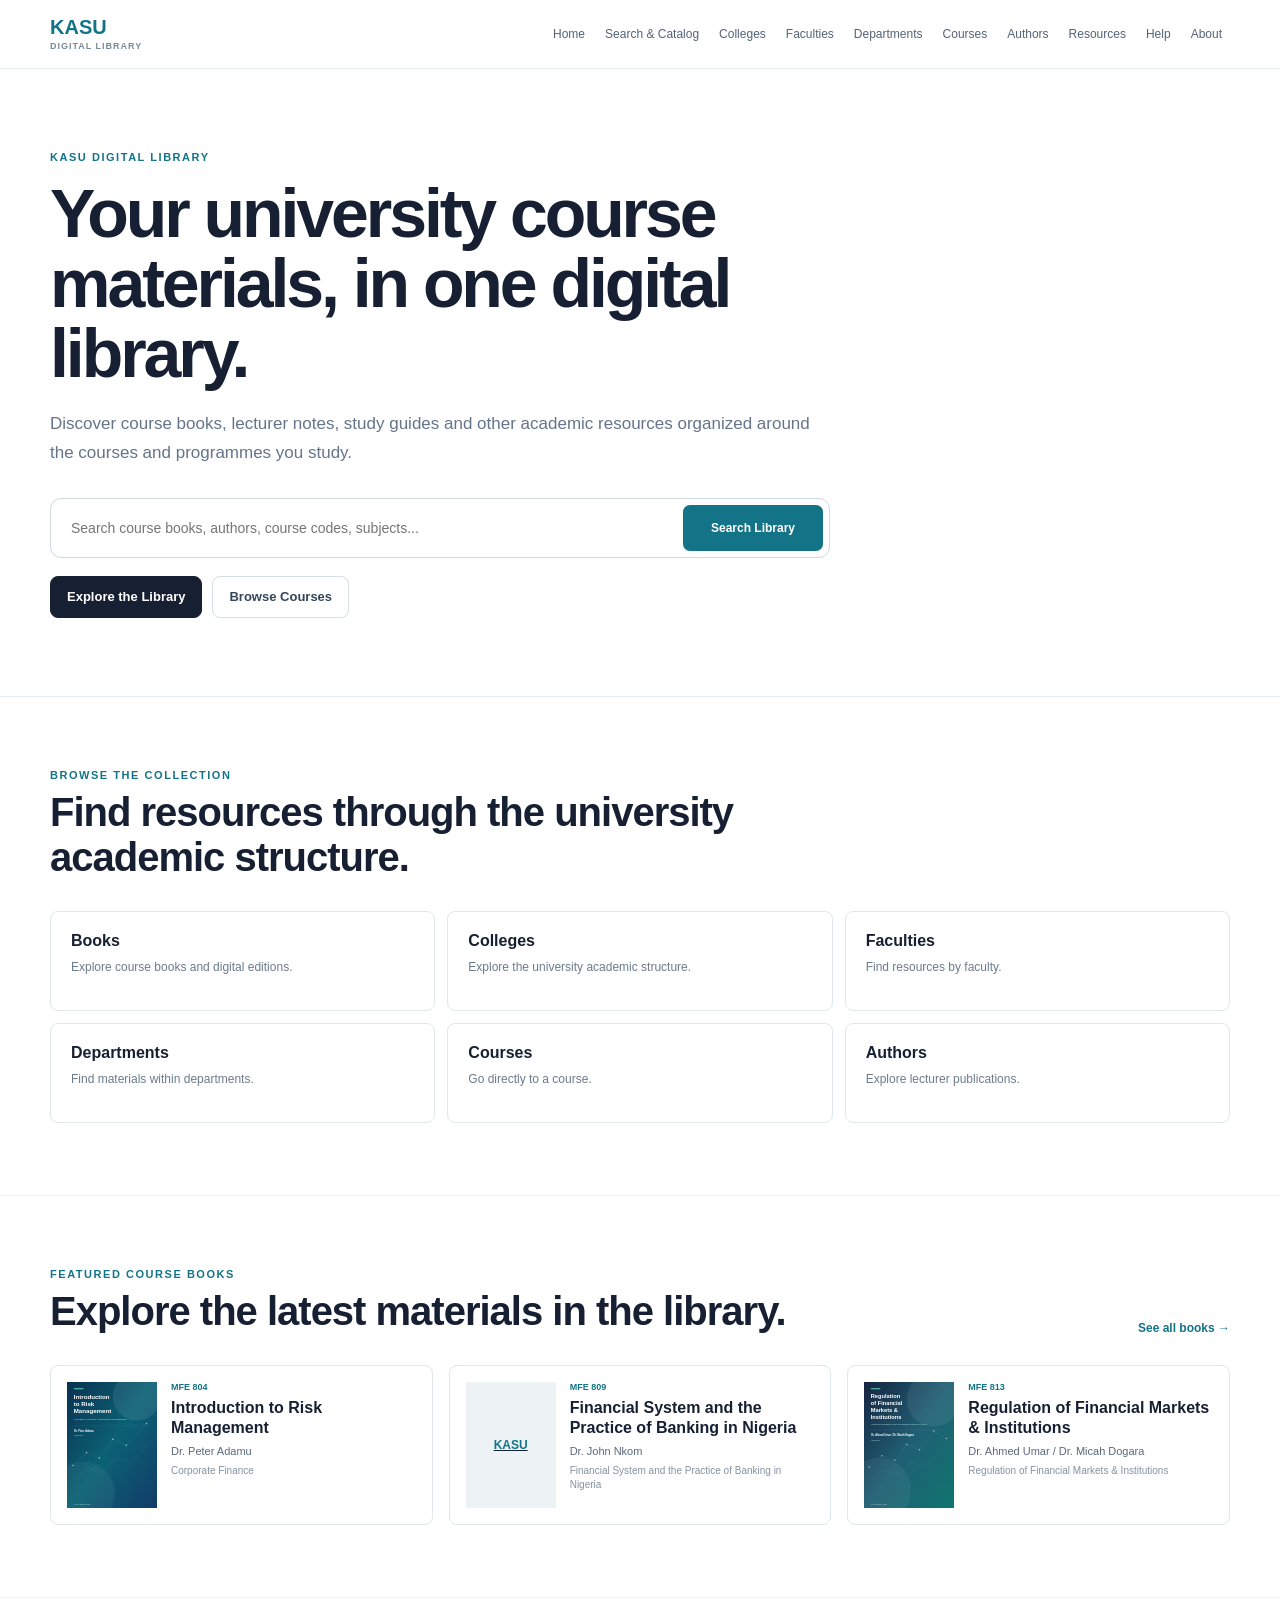
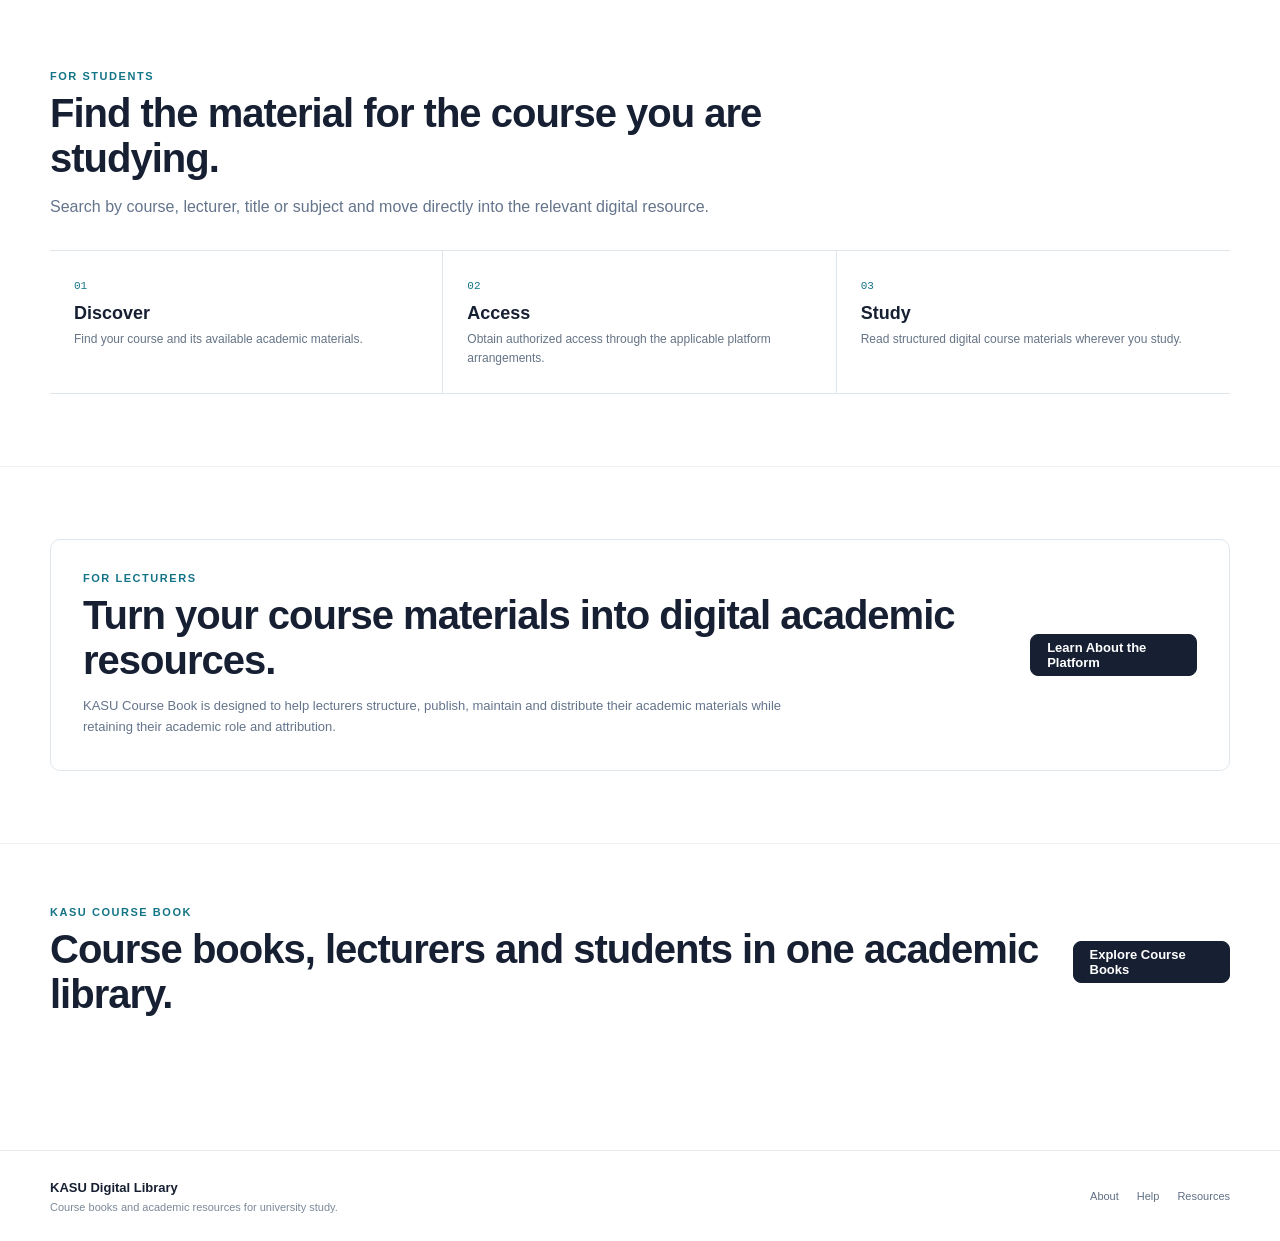
<file: index.html>
<!DOCTYPE html>
<html lang='en'>
<head>
  <meta charset='UTF-8'>
  <meta name='viewport' content='width=device-width, initial-scale=1.0'>
  <title>KASU Digital Library</title>
  <meta name='description' content='KASU Digital Library for course books and academic resources.'>
  <link rel='stylesheet' href='css/site-modules.css'>
</head>
<body>

  <div id='site-header'></div>

  <main>
    <div id='home-page'></div>
  </main>

  <div id='site-footer'></div>

  <script src='data/library.js'></script>
  <script src='data/books.js'></script>
  <script src='data/courses.js'></script>
  <script src='data/authors.js'></script>
  <script src='components/layout/header.js'></script>
  <script src='components/pages/home-page.js'></script>
  <script src='components/layout/footer.js'></script>

</body>
</html>
</file>
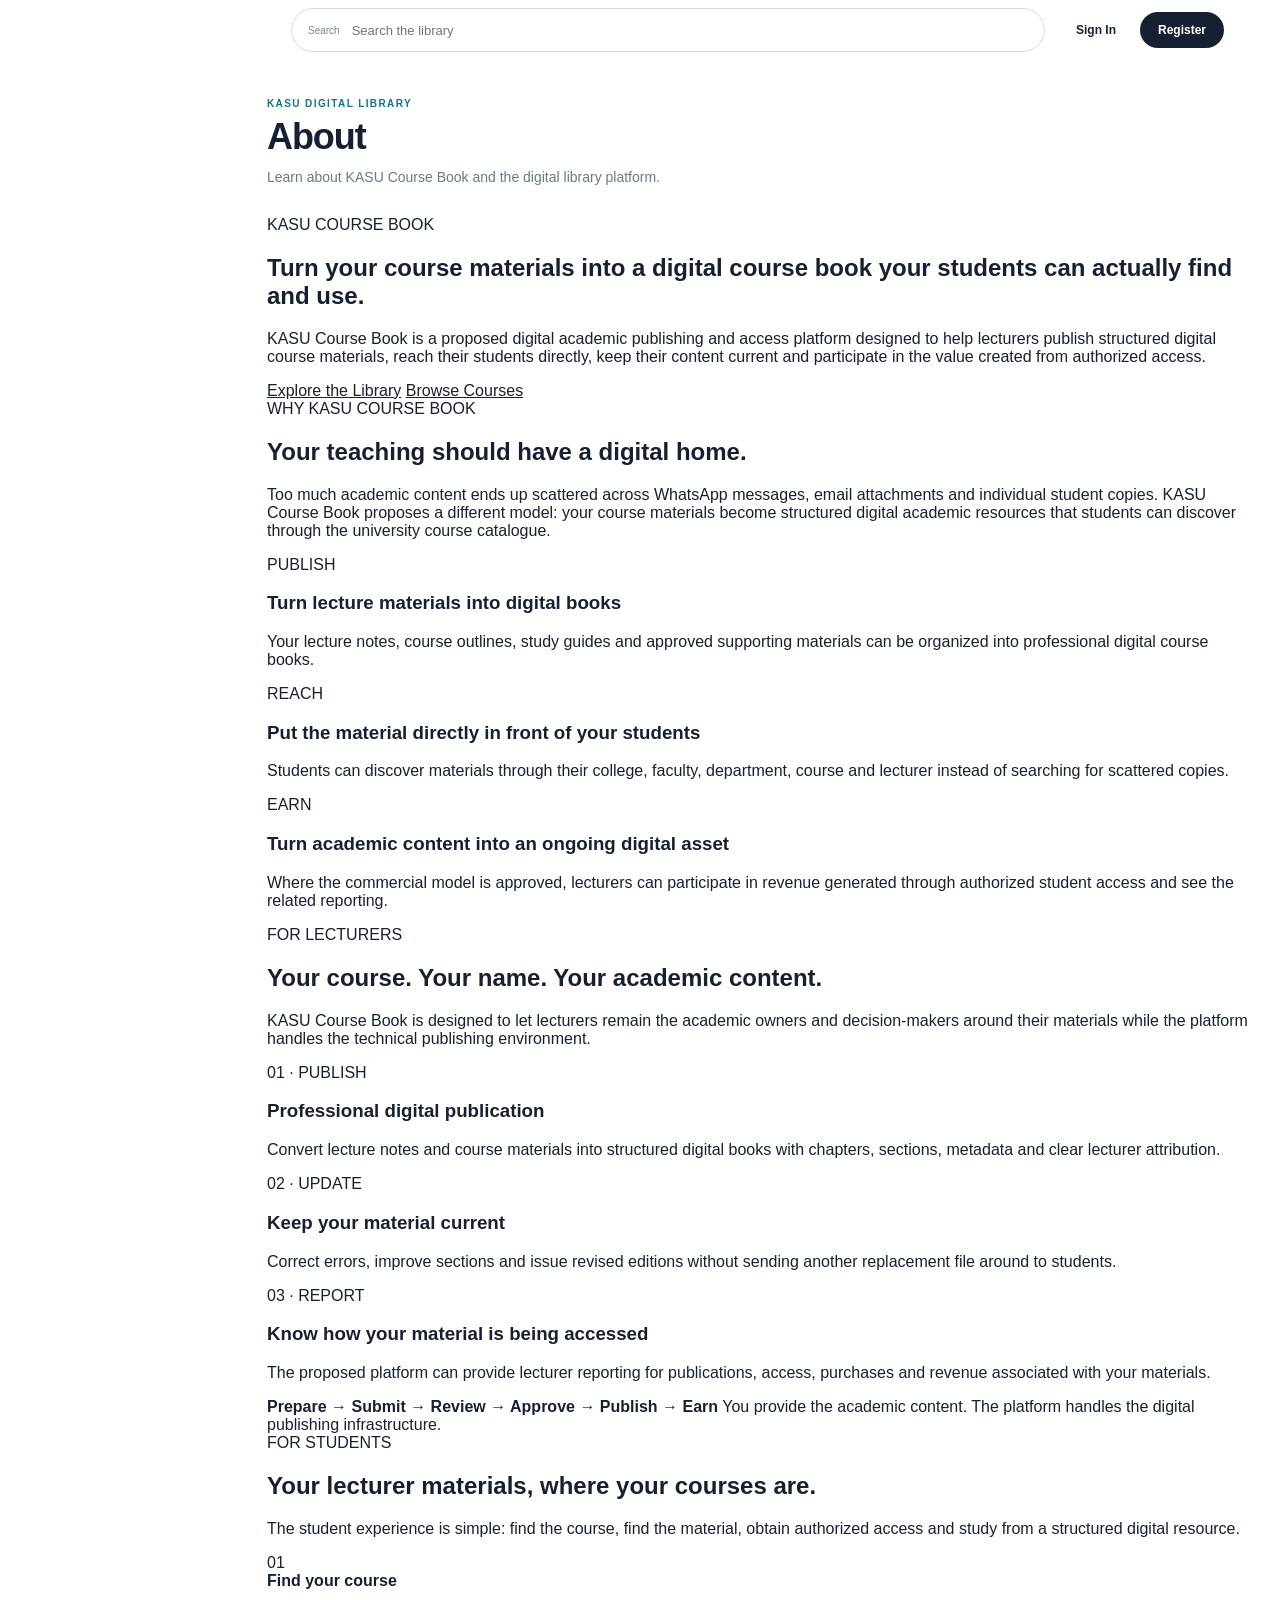
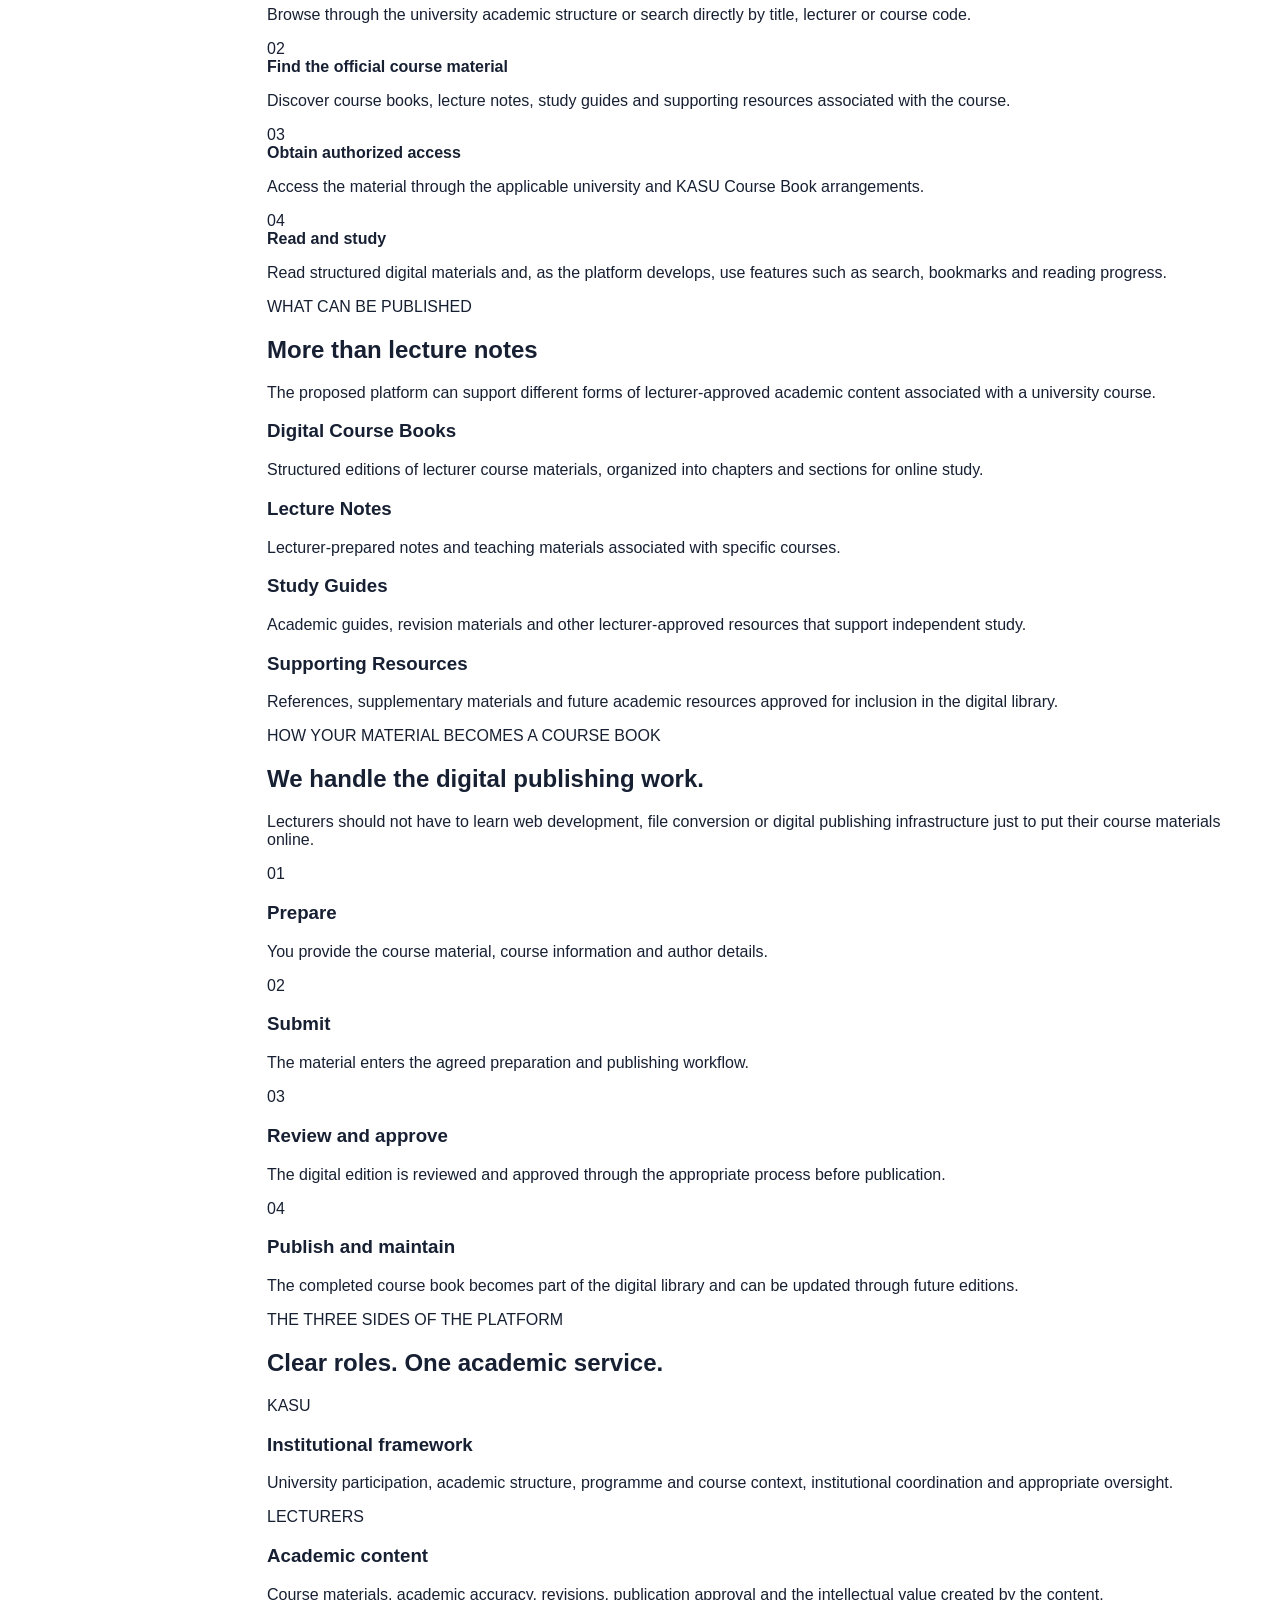
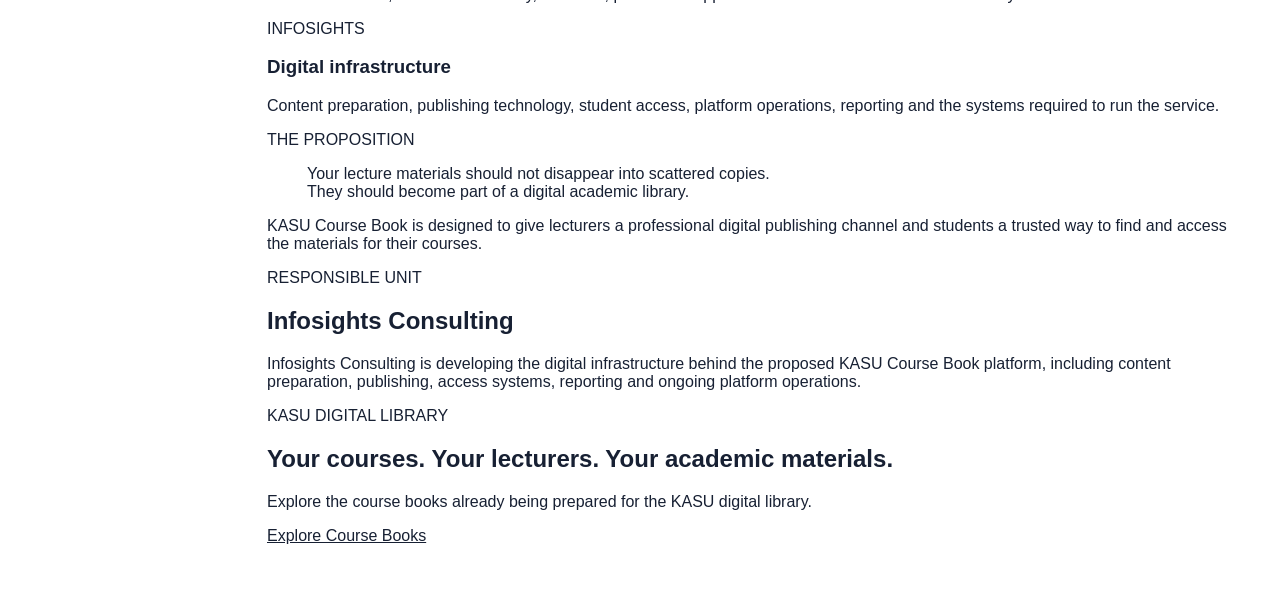
<file: about.html>
<!DOCTYPE html>
<html lang='en'>
<head>
  <meta charset='UTF-8'>
  <meta name='viewport' content='width=device-width, initial-scale=1.0'>
  <title>About | KASU Digital Library</title>
  <meta name='description' content='Learn about KASU Course Book and the digital library platform.'>
  <link rel='stylesheet' href='css/site-modules.css'>
</head>
<body>

<div class='library-shell'>

  <div id='site-sidebar' data-variant='library' data-active='About'></div>

  <main class='library-main'>
    <div id='site-topbar' data-placeholder='Search the library'></div>
    <div class='library-page-content'>
      <div class='library-page-heading'>        <div class='eyebrow'>KASU DIGITAL LIBRARY</div>        <h1>About</h1>        <p>Learn about KASU Course Book and the digital library platform.</p>      </div>
      <div id='about-page'></div>
    </div>
  </main>

</div>

  <script src='data/library.js'></script>
  <script src='data/navigation.js'></script>
  <script src='components/layout/sidebar.js'></script>
  <script src='components/layout/topbar.js'></script>
  <script src='components/pages/about-page.js'></script>

</body>
</html>
</file>
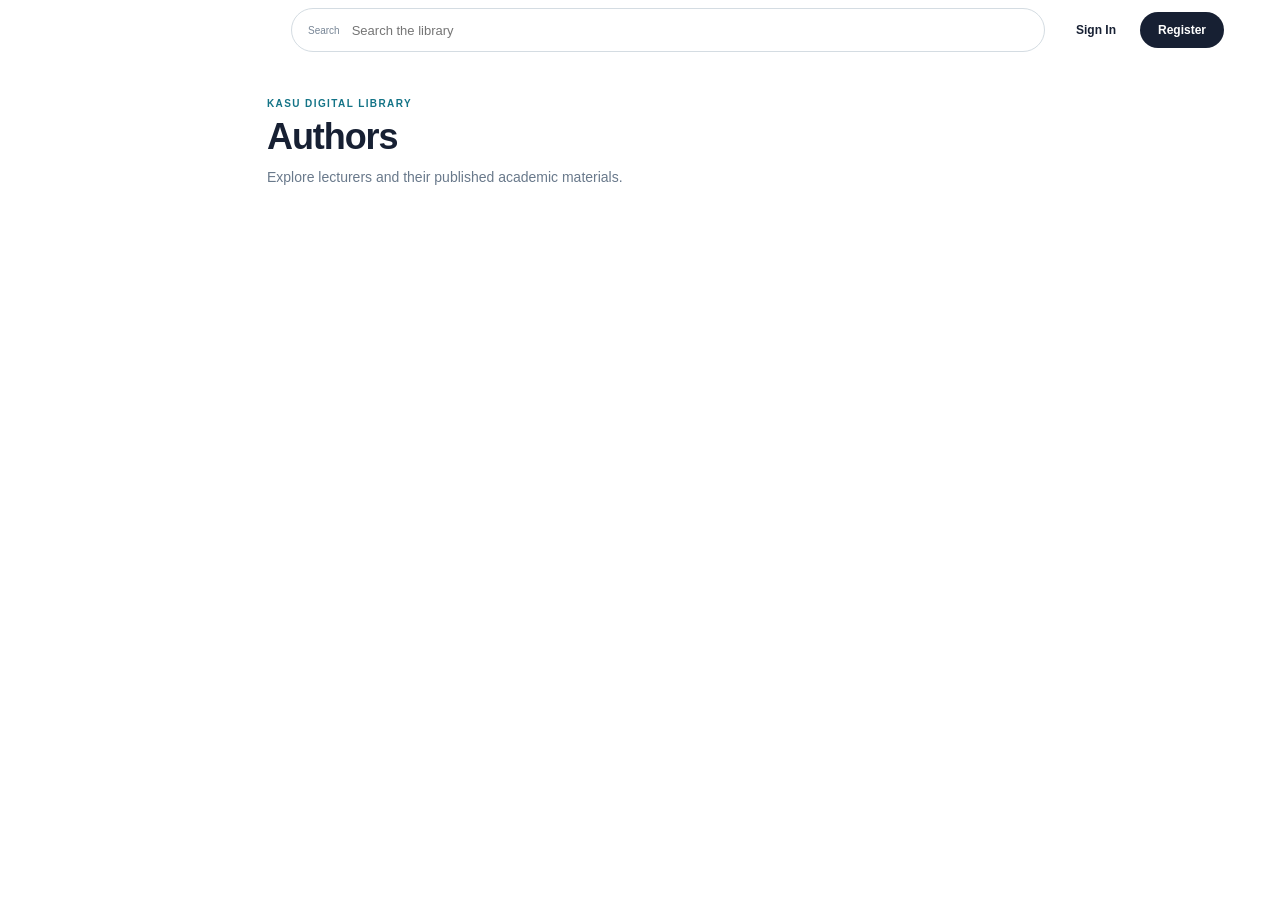
<file: authors.html>
<!DOCTYPE html>
<html lang='en'>
<head>
  <meta charset='UTF-8'>
  <meta name='viewport' content='width=device-width, initial-scale=1.0'>
  <title>Authors | KASU Digital Library</title>
  <meta name='description' content='Explore lecturers and their published academic materials.'>
  <link rel='stylesheet' href='css/site-modules.css'>
</head>
<body>

<div class='library-shell'>

  <div id='site-sidebar' data-variant='library' data-active='Authors'></div>

  <main class='library-main'>
    <div id='site-topbar' data-placeholder='Search the library'></div>
    <div class='library-page-content'>
      <div class='library-page-heading'>        <div class='eyebrow'>KASU DIGITAL LIBRARY</div>        <h1>Authors</h1>        <p>Explore lecturers and their published academic materials.</p>      </div>
      <div id='authors-page'></div>
    </div>
  </main>

</div>

  <script src='data/library.js'></script>
  <script src='data/navigation.js'></script>
  <script src='data/colleges.js'></script>
  <script src='data/faculties.js'></script>
  <script src='data/departments.js'></script>
  <script src='data/courses.js'></script>
  <script src='data/authors.js'></script>
  <script src='data/books.js'></script>
  <script src='components/layout/sidebar.js'></script>
  <script src='components/layout/topbar.js'></script>
  <script src='components/pages/authors-page.js'></script>

</body>
</html>
</file>
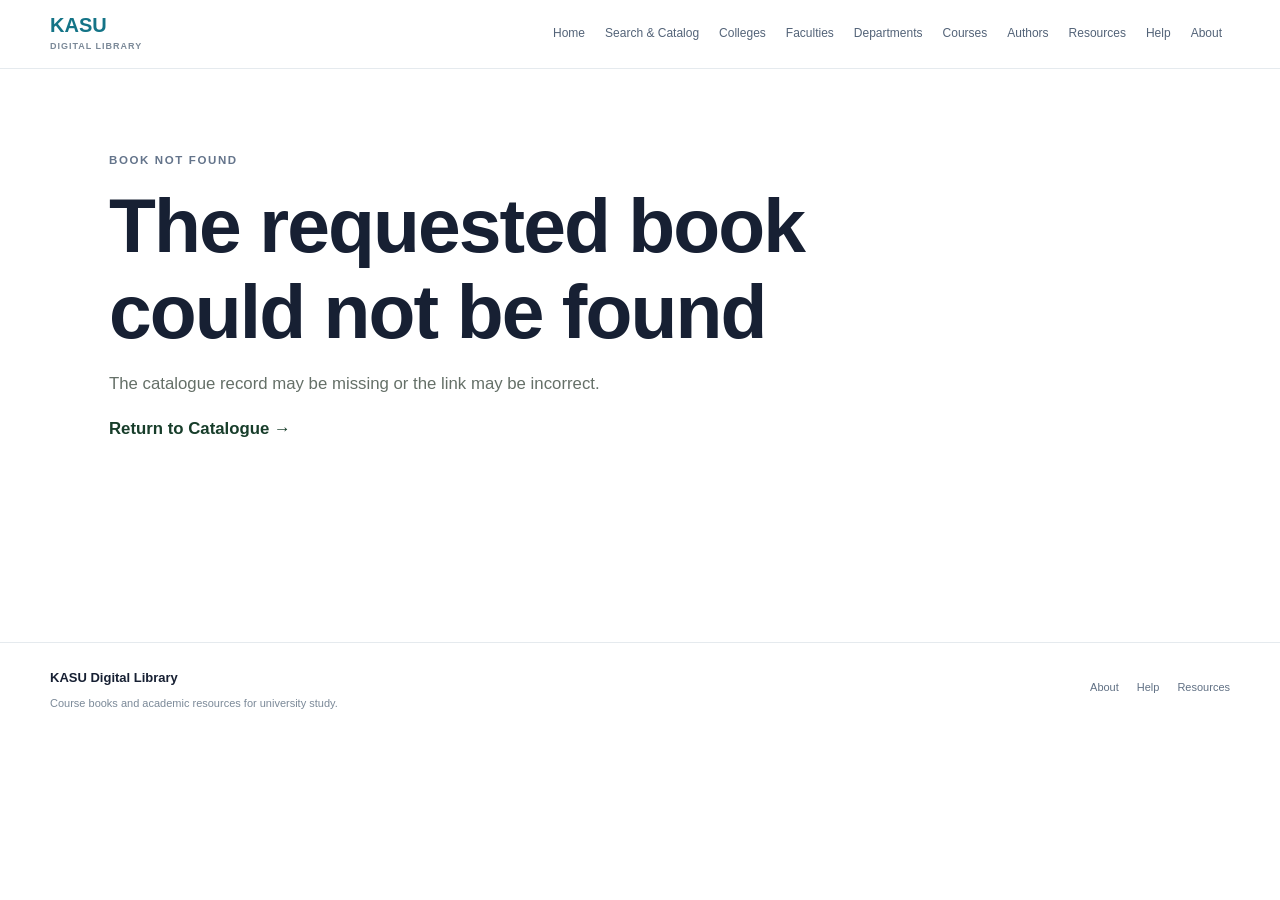
<file: book.html>
<!DOCTYPE html>
<html lang="en">
<head>
  <meta charset="UTF-8">
  <meta name="viewport" content="width=device-width, initial-scale=1.0">
  <title>KASU Digital Library</title>
  <link rel="stylesheet" href="style.css">
  <link rel="stylesheet" href="css/site-modules.css">
</head>
<body>
  <div id="site-header"></div>
  <main>
    <div id="book-page"></div>
  </main>
  <div id="site-footer"></div>
  <script src="data/library.js"></script>
  <script src="data/books.js"></script>
  <script src="components/layout/header.js"></script>
  <script src="components/pages/book-page.js"></script>
  <script src="components/layout/footer.js"></script>
</body>
</html>
</file>
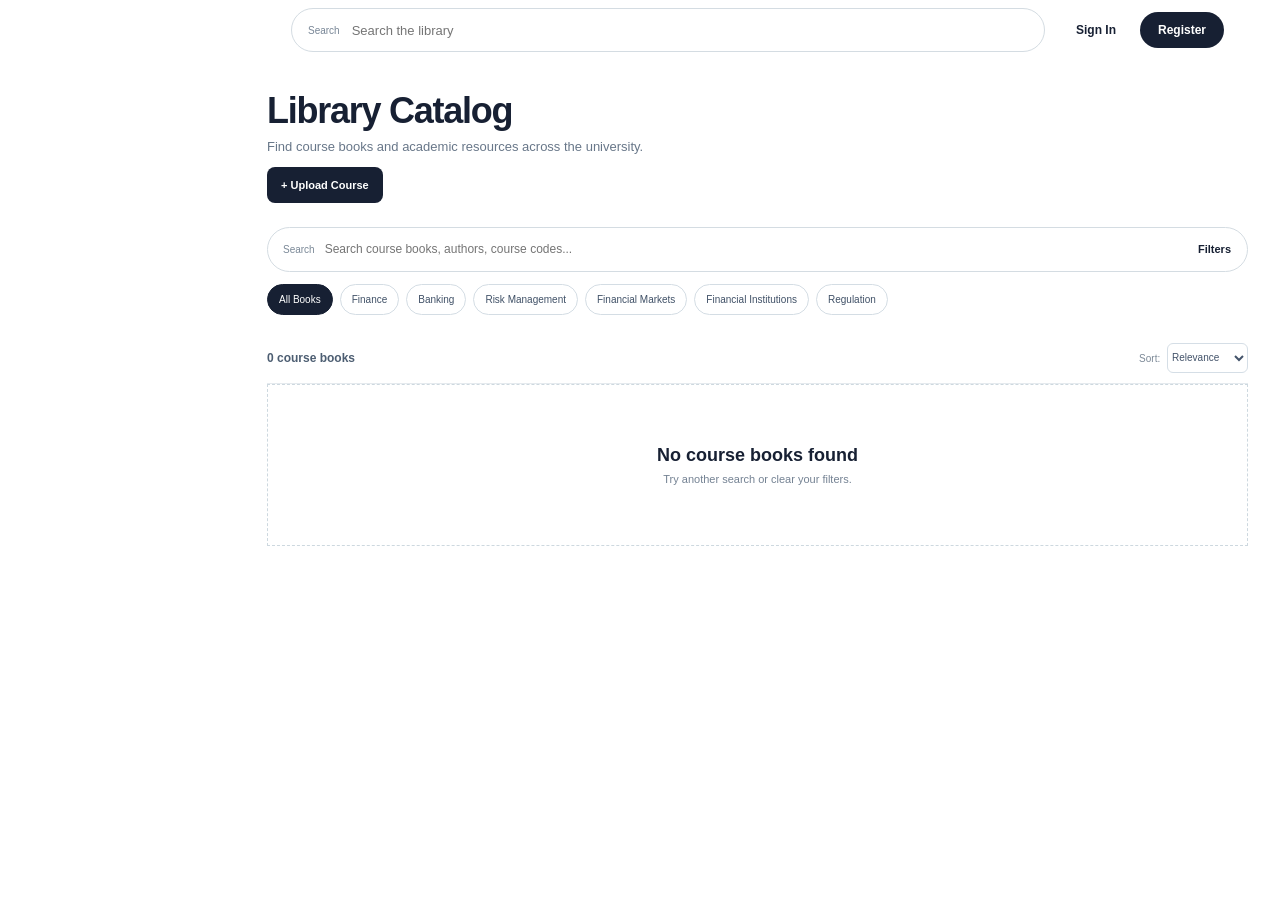
<file: catalog.html>
<!DOCTYPE html>
<html lang='en'>
<head>
  <meta charset='UTF-8'>
  <meta name='viewport' content='width=device-width, initial-scale=1.0'>
  <title>Library Catalog | KASU Digital Library</title>
  <meta name='description' content='Find course books and academic resources across the university.'>
  <link rel='stylesheet' href='css/site-modules.css'>
</head>
<body>

<div class='library-shell'>

  <div id='site-sidebar' data-variant='catalog' data-active='Search & Catalog'></div>

  <main class='library-main'>
    <div id='site-topbar' data-placeholder='Search the library'></div>
    <div id='catalog-page'></div>
  </main>

</div>

<script src='data/library.js'></script>
<script src='data/navigation.js'></script>
<script src='data/colleges.js'></script>
<script src='data/faculties.js'></script>
<script src='data/departments.js'></script>
<script src='data/courses.js'></script>
<script src='data/authors.js'></script>
<script src='data/books.js'></script>
<script src='components/layout/sidebar.js'></script>
<script src='components/layout/topbar.js'></script>
<script src='components/pages/catalog-page.js'></script>

</body>
</html>
</file>
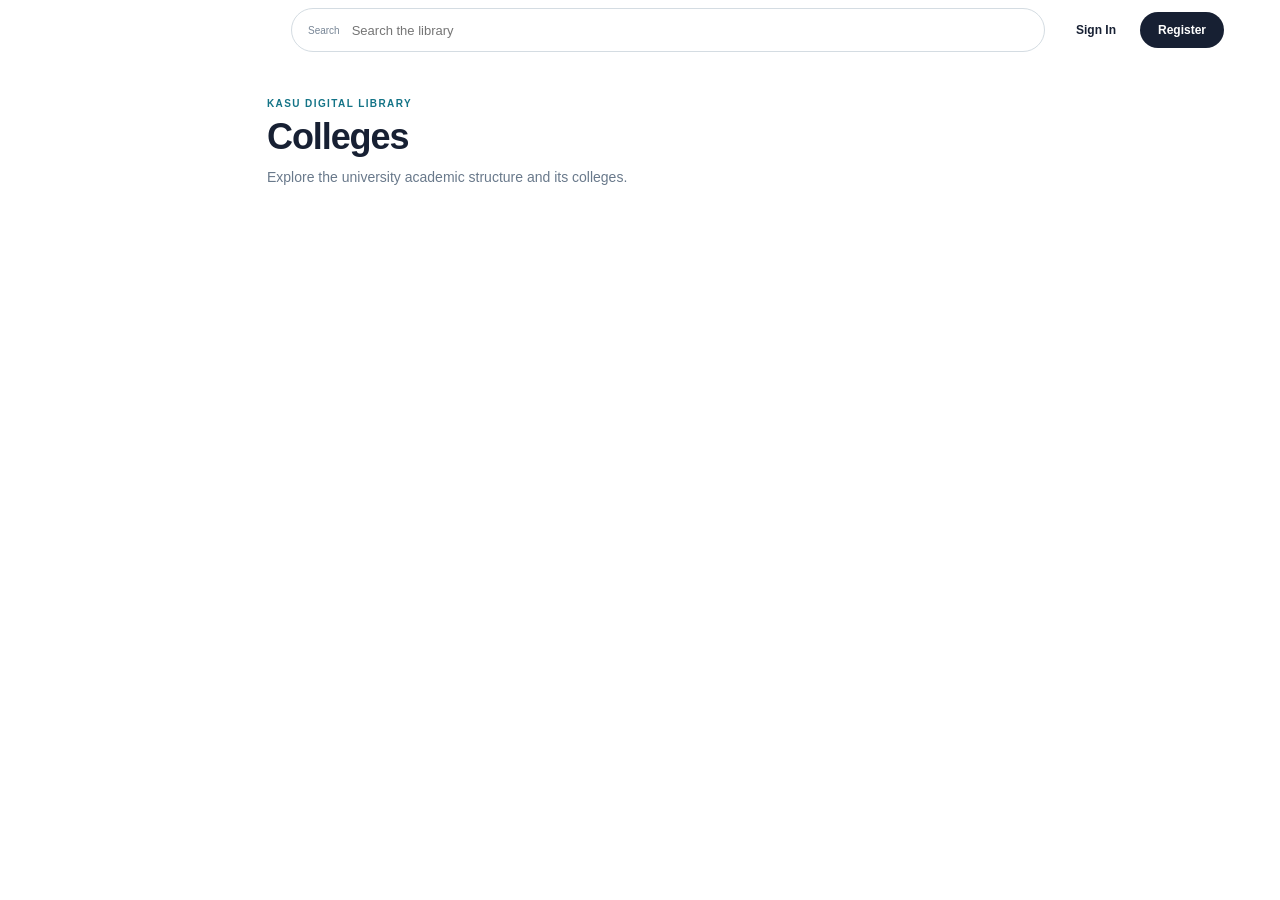
<file: colleges.html>
<!DOCTYPE html>
<html lang='en'>
<head>
  <meta charset='UTF-8'>
  <meta name='viewport' content='width=device-width, initial-scale=1.0'>
  <title>Colleges | KASU Digital Library</title>
  <meta name='description' content='Explore the university academic structure and its colleges.'>
  <link rel='stylesheet' href='css/site-modules.css'>
</head>
<body>

<div class='library-shell'>

  <div id='site-sidebar' data-variant='library' data-active='Colleges'></div>

  <main class='library-main'>
    <div id='site-topbar' data-placeholder='Search the library'></div>
    <div class='library-page-content'>
      <div class='library-page-heading'>        <div class='eyebrow'>KASU DIGITAL LIBRARY</div>        <h1>Colleges</h1>        <p>Explore the university academic structure and its colleges.</p>      </div>
      <div id='colleges-page'></div>
    </div>
  </main>

</div>

  <script src='data/library.js'></script>
  <script src='data/navigation.js'></script>
  <script src='data/colleges.js'></script>
  <script src='data/faculties.js'></script>
  <script src='data/departments.js'></script>
  <script src='data/courses.js'></script>
  <script src='data/authors.js'></script>
  <script src='data/books.js'></script>
  <script src='components/layout/sidebar.js'></script>
  <script src='components/layout/topbar.js'></script>
  <script src='components/pages/colleges-page.js'></script>

</body>
</html>
</file>
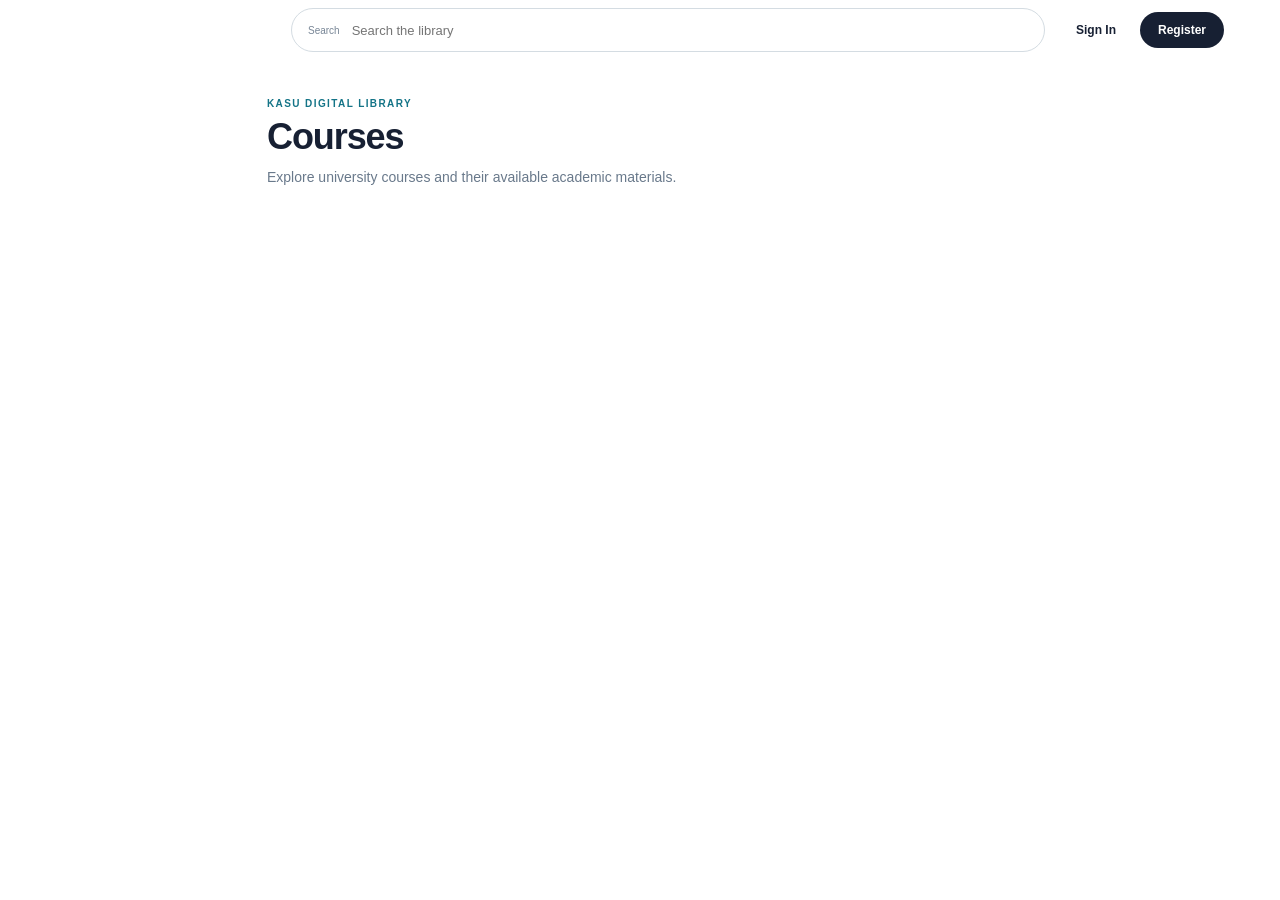
<file: courses.html>
<!DOCTYPE html>
<html lang='en'>
<head>
  <meta charset='UTF-8'>
  <meta name='viewport' content='width=device-width, initial-scale=1.0'>
  <title>Courses | KASU Digital Library</title>
  <meta name='description' content='Explore university courses and their available academic materials.'>
  <link rel='stylesheet' href='css/site-modules.css'>
</head>
<body>

<div class='library-shell'>

  <div id='site-sidebar' data-variant='library' data-active='Courses'></div>

  <main class='library-main'>
    <div id='site-topbar' data-placeholder='Search the library'></div>
    <div class='library-page-content'>
      <div class='library-page-heading'>        <div class='eyebrow'>KASU DIGITAL LIBRARY</div>        <h1>Courses</h1>        <p>Explore university courses and their available academic materials.</p>      </div>
      <div id='courses-page'></div>
    </div>
  </main>

</div>

  <script src='data/library.js'></script>
  <script src='data/navigation.js'></script>
  <script src='data/colleges.js'></script>
  <script src='data/faculties.js'></script>
  <script src='data/departments.js'></script>
  <script src='data/courses.js'></script>
  <script src='data/books.js'></script>
  <script src='components/layout/sidebar.js'></script>
  <script src='components/layout/topbar.js'></script>
  <script src='components/pages/courses-page.js'></script>

</body>
</html>
</file>
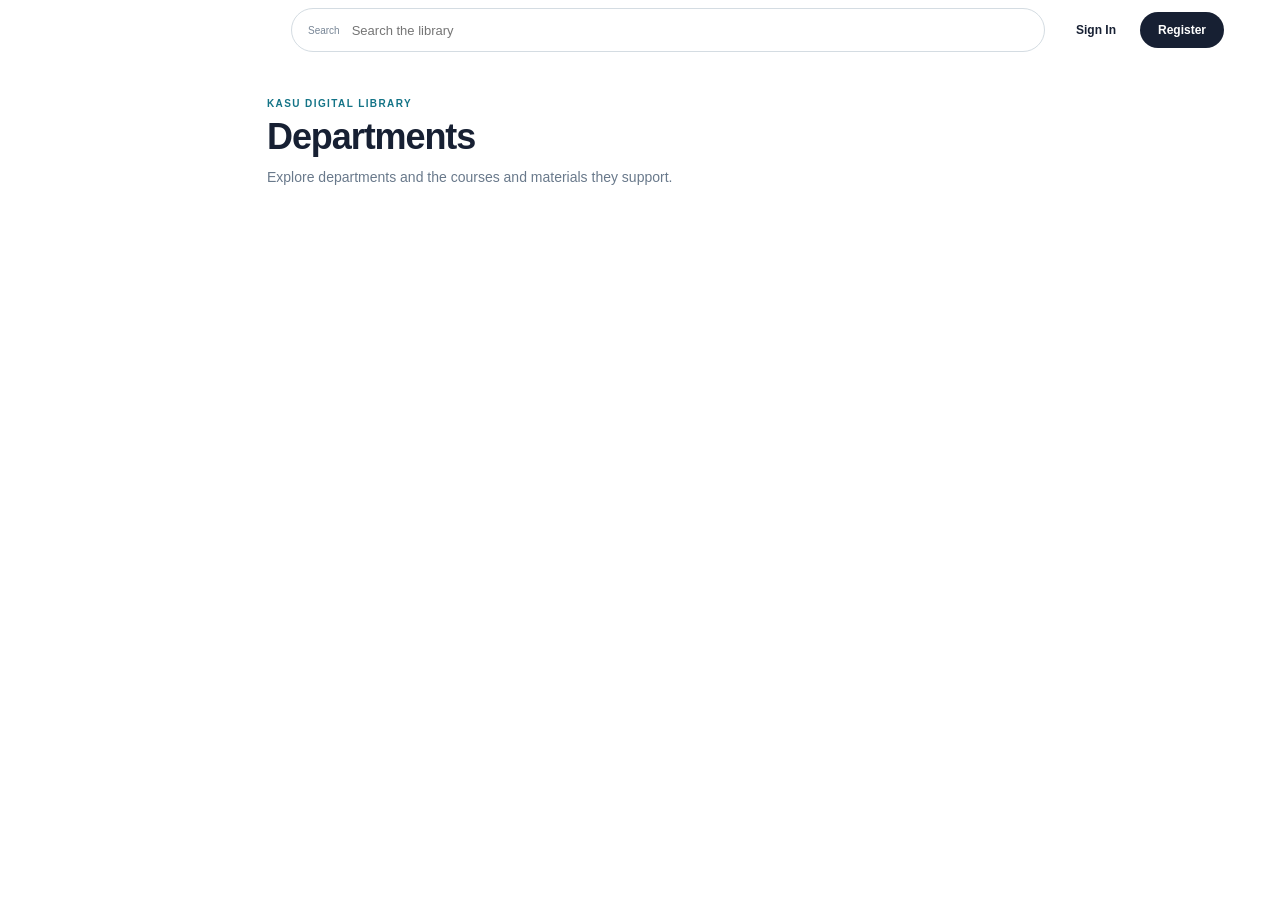
<file: departments.html>
<!DOCTYPE html>
<html lang='en'>
<head>
  <meta charset='UTF-8'>
  <meta name='viewport' content='width=device-width, initial-scale=1.0'>
  <title>Departments | KASU Digital Library</title>
  <meta name='description' content='Explore departments and the courses and materials they support.'>
  <link rel='stylesheet' href='css/site-modules.css'>
</head>
<body>

<div class='library-shell'>

  <div id='site-sidebar' data-variant='library' data-active='Departments'></div>

  <main class='library-main'>
    <div id='site-topbar' data-placeholder='Search the library'></div>
    <div class='library-page-content'>
      <div class='library-page-heading'>        <div class='eyebrow'>KASU DIGITAL LIBRARY</div>        <h1>Departments</h1>        <p>Explore departments and the courses and materials they support.</p>      </div>
      <div id='departments-page'></div>
    </div>
  </main>

</div>

  <script src='data/library.js'></script>
  <script src='data/navigation.js'></script>
  <script src='data/colleges.js'></script>
  <script src='data/faculties.js'></script>
  <script src='data/departments.js'></script>
  <script src='data/courses.js'></script>
  <script src='data/books.js'></script>
  <script src='components/layout/sidebar.js'></script>
  <script src='components/layout/topbar.js'></script>
  <script src='components/pages/departments-page.js'></script>

</body>
</html>
</file>
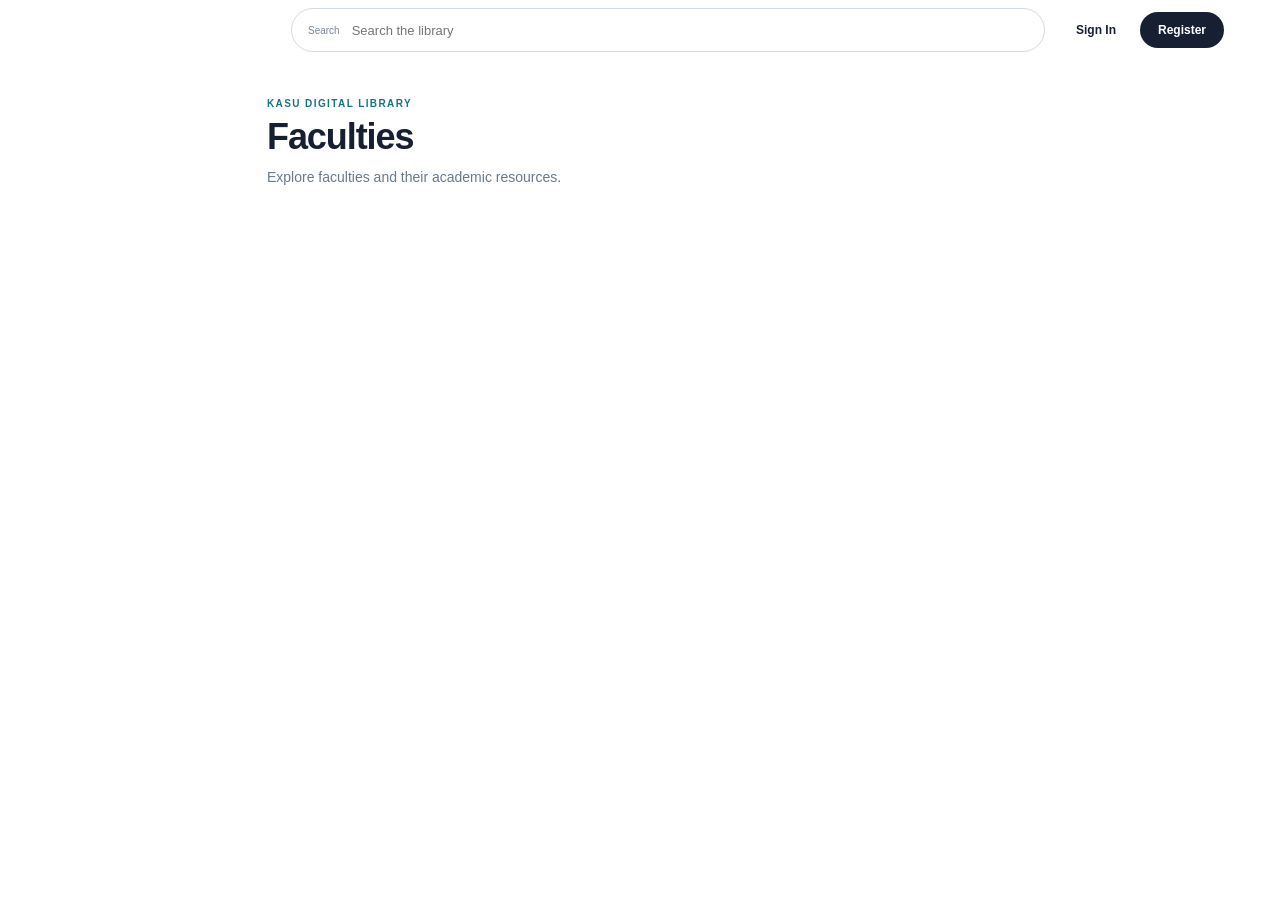
<file: faculties.html>
<!DOCTYPE html>
<html lang='en'>
<head>
  <meta charset='UTF-8'>
  <meta name='viewport' content='width=device-width, initial-scale=1.0'>
  <title>Faculties | KASU Digital Library</title>
  <meta name='description' content='Explore faculties and their academic resources.'>
  <link rel='stylesheet' href='css/site-modules.css'>
</head>
<body>

<div class='library-shell'>

  <div id='site-sidebar' data-variant='library' data-active='Faculties'></div>

  <main class='library-main'>
    <div id='site-topbar' data-placeholder='Search the library'></div>
    <div class='library-page-content'>
      <div class='library-page-heading'>        <div class='eyebrow'>KASU DIGITAL LIBRARY</div>        <h1>Faculties</h1>        <p>Explore faculties and their academic resources.</p>      </div>
      <div id='faculties-page'></div>
    </div>
  </main>

</div>

  <script src='data/library.js'></script>
  <script src='data/navigation.js'></script>
  <script src='data/colleges.js'></script>
  <script src='data/faculties.js'></script>
  <script src='data/departments.js'></script>
  <script src='data/courses.js'></script>
  <script src='data/books.js'></script>
  <script src='components/layout/sidebar.js'></script>
  <script src='components/layout/topbar.js'></script>
  <script src='components/pages/faculties-page.js'></script>

</body>
</html>
</file>
<file: css/site-modules.css>
@import url('base.css');
@import url('components/header.css');
@import url('components/footer.css');
@import url('components/buttons.css');
@import url('components/sidebar.css');
@import url('components/topbar.css');
@import url('pages/home.css');
@import url('pages/catalog.css');
@import url('pages/standard.css');
</file>
<file: style.css>
:root {
  --ink: #17201a;
  --paper: #f7f8f5;
  --white: #ffffff;
  --muted: #657068;
  --line: #dce1dc;
  --brand: #173d2a;
  --brand-dark: #0d2619;
  --panel: #edf1ed;
  --soft: #f1f4f1;
}

* {
  box-sizing: border-box;
}

html {
  scroll-behavior: smooth;
}

body {
  margin: 0;
  background: var(--paper);
  color: var(--ink);
  font-family: Inter, -apple-system, BlinkMacSystemFont, "Segoe UI", sans-serif;
  line-height: 1.6;
}

a {
  color: inherit;
  text-decoration: none;
}

button,
input {
  font: inherit;
}

h1, h2, h3 {
  line-height: 1.15;
}

h1, h2, h3, p {
  margin-top: 0;
}

/* Header */

.site-header {
  position: sticky;
  top: 0;
  z-index: 20;
  background: rgba(247, 248, 245, 0.96);
  border-bottom: 1px solid var(--line);
  backdrop-filter: blur(8px);
}

.site-header {
  display: flex;
  align-items: center;
  justify-content: space-between;
  gap: 30px;
  padding: 16px 5%;
}

.site-brand a {
  display: flex;
  flex-direction: column;
  gap: 2px;
}

.site-title {
  color: var(--brand);
  font-size: 1.05rem;
  font-weight: 800;
  letter-spacing: -0.02em;
}

.site-subtitle {
  color: var(--muted);
  font-size: 0.78rem;
}

.site-nav {
  display: flex;
  flex-wrap: wrap;
  gap: 20px;
  justify-content: flex-end;
  font-size: 0.9rem;
}

.site-nav a {
  color: var(--muted);
}

.site-nav a:hover {
  color: var(--brand);
}

/* Shared sections */

.search-section,
.collection-section,
.featured-section,
.guides-section,
.resources-section,
.support-section,
.about-section {
  padding: 82px 5%;
}

.search-section,
.resources-section,
.about-section {
  background: var(--white);
}

.section-heading {
  max-width: 780px;
  margin-bottom: 38px;
}

.section-heading h2,
.about-content h2 {
  margin-bottom: 12px;
  font-size: clamp(2rem, 4vw, 3.2rem);
  letter-spacing: -0.04em;
}

.section-heading p,
.about-content p {
  color: var(--muted);
}

.section-kicker {
  margin-bottom: 12px;
  color: var(--brand);
  font-size: 0.72rem;
  font-weight: 800;
  letter-spacing: 0.14em;
  text-transform: uppercase;
}

/* Search */

.search-content {
  max-width: 920px;
  margin: 0 auto;
  text-align: center;
}

.search-content h1 {
  margin-bottom: 18px;
  font-size: clamp(2.6rem, 6vw, 5rem);
  letter-spacing: -0.055em;
}

.search-content > p:not(.section-kicker) {
  max-width: 700px;
  margin: 0 auto 30px;
  color: var(--muted);
  font-size: 1.05rem;
}

.library-search {
  display: flex;
  max-width: 820px;
  margin: 0 auto;
}

.library-search input {
  flex: 1;
  min-width: 0;
  padding: 16px 18px;
  border: 1px solid var(--line);
  border-right: 0;
  background: var(--white);
  color: var(--ink);
  outline: none;
}

.library-search input:focus {
  border-color: var(--brand);
}

.library-search button {
  padding: 16px 24px;
  border: 1px solid var(--brand);
  background: var(--brand);
  color: var(--white);
  font-weight: 700;
  cursor: pointer;
}

.library-search button:hover {
  background: var(--brand-dark);
}

/* Browse collection */

.collection-section,
.guides-section,
.support-section {
  background: var(--soft);
}

.collection-grid,
.guides-grid,
.resources-grid,
.support-grid {
  display: grid;
  grid-template-columns: repeat(4, 1fr);
  gap: 1px;
  background: var(--line);
  border: 1px solid var(--line);
}

.collection-card,
.guide-card,
.resource-card,
.support-card {
  display: block;
  min-height: 190px;
  padding: 28px;
  background: var(--white);
}

.collection-card:hover,
.guide-card:hover {
  background: var(--panel);
}

.collection-card strong,
.guide-card strong,
.resource-card h3,
.support-card h3 {
  display: block;
  margin-bottom: 12px;
  font-size: 1.2rem;
}

.collection-card span,
.guide-card span,
.resource-card p,
.support-card p {
  color: var(--muted);
}

/* Featured books */

.featured-section {
  background: var(--paper);
}

.book-grid {
  display: grid;
  grid-template-columns: repeat(auto-fit, minmax(320px, 1fr));
  gap: 28px;
}

.book-card {
  display: grid;
  grid-template-columns: 180px 1fr;
  gap: 24px;
  padding: 24px;
  background: var(--white);
  border: 1px solid var(--line);
}

.book-card img {
  width: 100%;
  aspect-ratio: 3 / 4;
  object-fit: cover;
  background: var(--panel);
}

.book-card-content {
  display: flex;
  flex-direction: column;
}

.book-type {
  margin-bottom: 8px;
  color: var(--brand);
  font-size: 0.7rem;
  font-weight: 800;
  letter-spacing: 0.12em;
  text-transform: uppercase;
}

.book-card h3 {
  margin-bottom: 10px;
  font-size: 1.7rem;
  letter-spacing: -0.03em;
}

.book-author {
  margin-bottom: 10px;
  font-weight: 700;
}

.book-card-content > p:not(.book-type):not(.book-author) {
  color: var(--muted);
  font-size: 0.9rem;
}

.book-actions {
  display: flex;
  flex-wrap: wrap;
  gap: 10px;
  margin-top: auto;
  padding-top: 20px;
}

.button {
  display: inline-block;
  padding: 10px 15px;
  border: 1px solid var(--brand);
  font-size: 0.85rem;
  font-weight: 700;
}

.button-primary {
  background: var(--brand);
  color: var(--white);
}

.button-primary:hover {
  background: var(--brand-dark);
}

.button-secondary {
  background: transparent;
  color: var(--brand);
}

.button-secondary:hover {
  background: var(--panel);
}

/* Resources */

.resource-card {
  min-height: 230px;
}

.resource-status {
  display: inline-block;
  margin-bottom: 22px;
  color: var(--brand);
  font-size: 0.7rem;
  font-weight: 800;
  letter-spacing: 0.1em;
  text-transform: uppercase;
}

.resource-card a {
  display: inline-block;
  margin-top: 14px;
  color: var(--brand);
  font-weight: 700;
}

/* About */

.about-content {
  max-width: 820px;
  margin: 0 auto;
  text-align: center;
}

.about-content p {
  max-width: 720px;
  margin-right: auto;
  margin-left: auto;
}

/* Footer */

.site-footer {
  padding: 34px 5%;
  background: var(--brand-dark);
  color: var(--white);
}

.footer-content {
  display: flex;
  align-items: flex-start;
  justify-content: space-between;
  gap: 40px;
}

.footer-brand p {
  margin: 6px 0 0;
  color: #c7d3ca;
}

.footer-links {
  display: flex;
  flex-wrap: wrap;
  gap: 16px 22px;
}

.footer-links a {
  color: #dce6df;
  font-size: 0.9rem;
}

.footer-links a:hover {
  color: var(--white);
}

.footer-bottom {
  margin-top: 28px;
  padding-top: 20px;
  border-top: 1px solid rgba(255, 255, 255, 0.15);
  color: #c7d3ca;
  font-size: 0.82rem;
}

@media (max-width: 900px) {
  .site-header {
    align-items: flex-start;
    flex-direction: column;
  }

  .site-nav {
    justify-content: flex-start;
  }

  .collection-grid,
  .guides-grid,
  .resources-grid,
  .support-grid {
    grid-template-columns: repeat(2, 1fr);
  }

  .book-card {
    grid-template-columns: 150px 1fr;
  }

  .footer-content {
    flex-direction: column;
  }
}

@media (max-width: 620px) {
  .search-section,
  .collection-section,
  .featured-section,
  .guides-section,
  .resources-section,
  .support-section,
  .about-section {
    padding: 58px 5%;
  }

  .site-nav {
    gap: 12px 16px;
  }

  .library-search {
    flex-direction: column;
  }

  .library-search input {
    border-right: 1px solid var(--line);
    border-bottom: 0;
  }

  .collection-grid,
  .guides-grid,
  .resources-grid,
  .support-grid {
    grid-template-columns: 1fr;
  }

  .book-card {
    grid-template-columns: 1fr;
  }

  .book-card img {
    max-width: 240px;
  }
}

/* Multi-page library */

.library-page {
  padding: 82px 5%;
}

.page-heading {
  max-width: 850px;
  margin-bottom: 48px;
}

.page-heading h1 {
  margin-bottom: 16px;
  font-size: clamp(2.8rem, 6vw, 5rem);
  letter-spacing: -0.05em;
}

.page-heading > p:not(.section-kicker) {
  color: var(--muted);
  font-size: 1.05rem;
}

.catalog-results {
  max-width: 1200px;
  margin: 0 auto;
}

.result-count {
  margin-bottom: 24px;
  color: var(--muted);
  font-size: 0.9rem;
}

.page-grid {
  display: grid;
  grid-template-columns: repeat(auto-fit, minmax(240px, 1fr));
  gap: 1px;
  background: var(--line);
  border: 1px solid var(--line);
}

.directory-card {
  min-height: 190px;
  padding: 28px;
  background: var(--white);
}

.directory-card:hover {
  background: var(--panel);
}

.directory-card span {
  color: var(--brand);
  font-size: 0.75rem;
  font-weight: 800;
  letter-spacing: 0.1em;
  text-transform: uppercase;
}

.directory-card h2 {
  margin: 20px 0 10px;
  font-size: 1.45rem;
}

.directory-card p {
  color: var(--muted);
}

.directory-card a {
  color: var(--brand);
  font-weight: 700;
}

.about-page-content {
  max-width: 780px;
  color: var(--muted);
  font-size: 1.05rem;
}

.book-placeholder {
  display: flex;
  flex-direction: column;
  justify-content: space-between;
  min-height: 240px;
  padding: 24px;
  background: var(--brand);
  color: var(--white);
}

.book-placeholder strong {
  font-size: 1.3rem;
}

.book-placeholder small {
  color: #dce6df;
}


.section-actions {
  margin-top: 28px;
}

.text-link {
  color: var(--brand);
  font-weight: 700;
}

.text-link:hover {
  text-decoration: underline;
}


.book-details-page {
  padding: 60px 5% 90px;
}

.book-details-back {
  max-width: 1180px;
  margin: 0 auto 32px;
}

.book-details-back a {
  color: var(--brand);
  font-weight: 700;
}

.book-detail-layout {
  display: grid;
  grid-template-columns: minmax(260px, 360px) 1fr;
  gap: 64px;
  max-width: 1180px;
  margin: 0 auto;
  align-items: start;
}

.book-detail-cover img,
.book-detail-placeholder {
  width: 100%;
  aspect-ratio: 3 / 4;
  object-fit: cover;
}

.book-detail-placeholder {
  display: flex;
  flex-direction: column;
  justify-content: space-between;
  padding: 30px;
  background: var(--brand);
  color: var(--white);
}

.book-detail-placeholder strong {
  font-size: 1.8rem;
}

.book-detail-placeholder small {
  color: #dce6df;
}

.book-detail-content h1 {
  max-width: 900px;
  margin-bottom: 14px;
  font-size: clamp(2.6rem, 5vw, 4.8rem);
  letter-spacing: -0.05em;
}

.book-detail-author {
  margin-bottom: 28px;
  font-size: 1.05rem;
  font-weight: 700;
}

.book-detail-description {
  max-width: 800px;
  color: var(--muted);
  font-size: 1.05rem;
}

.book-meta-list {
  max-width: 800px;
  margin: 32px 0;
  border-top: 1px solid var(--line);
}

.book-meta-list div {
  display: grid;
  grid-template-columns: 160px 1fr;
  gap: 20px;
  padding: 13px 0;
  border-bottom: 1px solid var(--line);
}

.book-meta-list dt {
  color: var(--muted);
  font-weight: 700;
}

.book-meta-list dd {
  margin: 0;
}

.book-detail-actions {
  display: flex;
  flex-wrap: wrap;
  gap: 12px;
  margin: 30px 0;
}

.book-keywords {
  max-width: 800px;
  margin-top: 38px;
}

.book-keywords h2 {
  font-size: 1.3rem;
}

.keyword-list {
  display: flex;
  flex-wrap: wrap;
  gap: 8px;
}

.keyword-list span {
  padding: 7px 11px;
  border: 1px solid var(--line);
  background: var(--soft);
  font-size: 0.82rem;
}

@media (max-width: 800px) {
  .book-detail-layout {
    grid-template-columns: 1fr;
    gap: 40px;
  }

  .book-detail-cover {
    max-width: 280px;
  }

  .book-meta-list div {
    grid-template-columns: 1fr;
    gap: 4px;
  }
}


.book-detail-course {
  margin: 0 0 6px;
  color: var(--brand);
  font-weight: 700;
}

.book-status {
  display: inline-block;
  margin: 12px 0 26px;
  padding: 6px 11px;
  background: var(--panel);
  color: var(--brand);
  font-size: 0.72rem;
  font-weight: 800;
  letter-spacing: 0.1em;
  text-transform: uppercase;
}

.book-information {
  max-width: 820px;
  margin-top: 36px;
}

.book-information h2 {
  margin-bottom: 12px;
  font-size: 1.35rem;
}

.book-detail-description {
  max-width: 820px;
  color: var(--muted);
  font-size: 1.08rem;
  line-height: 1.75;
}

.book-detail-actions {
  margin-top: 30px;
}

.book-keywords {
  max-width: 820px;
  margin-top: 38px;
}

.book-keywords h2 {
  margin-bottom: 14px;
  font-size: 1.3rem;
}


/* =========================================
   SEARCH & CATALOG
   ========================================= */

#catalog-page {
  max-width: 1200px;
  margin: 0 auto;
  padding: 40px 24px 60px;
}

#catalog-controls {
  background: #ffffff;
  border: 1px solid #e5e7eb;
  border-radius: 16px;
  padding: 24px;
  margin-bottom: 28px;
  box-shadow: 0 6px 20px rgba(15, 23, 42, 0.06);
}

#catalog-controls form {
  display: grid;
  grid-template-columns: minmax(260px, 2fr) repeat(3, minmax(160px, 1fr));
  gap: 14px;
  align-items: end;
}

#catalog-controls label {
  display: block;
  margin-bottom: 7px;
  font-size: 13px;
  font-weight: 600;
  color: #374151;
}

#catalog-controls input,
#catalog-controls select {
  width: 100%;
  min-height: 44px;
  padding: 10px 12px;
  border: 1px solid #d1d5db;
  border-radius: 10px;
  background: #ffffff;
  color: #111827;
  font-family: inherit;
  font-size: 14px;
  box-sizing: border-box;
}

#catalog-controls input:focus,
#catalog-controls select:focus {
  outline: none;
  border-color: #2563eb;
  box-shadow: 0 0 0 3px rgba(37, 99, 235, 0.12);
}

#catalog-controls button {
  min-height: 44px;
  padding: 10px 18px;
  border: none;
  border-radius: 10px;
  background: #1d4ed8;
  color: #ffffff;
  font-family: inherit;
  font-size: 14px;
  font-weight: 600;
  cursor: pointer;
  transition: background 0.2s ease, transform 0.2s ease;
}

#catalog-controls button:hover {
  background: #1e40af;
  transform: translateY(-1px);
}

#catalog-summary {
  margin-bottom: 18px;
  color: #4b5563;
  font-size: 14px;
}

#catalog-results {
  display: grid;
  grid-template-columns: repeat(3, minmax(0, 1fr));
  gap: 22px;
}

#catalog-results > * {
  min-width: 0;
}

.catalog-result-card,
.catalog-book-card,
.book-result-card {
  background: #ffffff;
  border: 1px solid #e5e7eb;
  border-radius: 16px;
  overflow: hidden;
  padding: 22px;
  box-shadow: 0 6px 18px rgba(15, 23, 42, 0.05);
  transition: transform 0.2s ease, box-shadow 0.2s ease, border-color 0.2s ease;
}

.catalog-result-card:hover,
.catalog-book-card:hover,
.book-result-card:hover {
  transform: translateY(-3px);
  border-color: #bfdbfe;
  box-shadow: 0 12px 26px rgba(15, 23, 42, 0.09);
}

.catalog-result-card h2,
.catalog-result-card h3,
.catalog-book-card h2,
.catalog-book-card h3,
.book-result-card h2,
.book-result-card h3 {
  margin: 0 0 10px;
  color: #111827;
  line-height: 1.35;
}

.catalog-result-card p,
.catalog-book-card p,
.book-result-card p {
  margin: 7px 0;
  color: #4b5563;
  line-height: 1.55;
  font-size: 14px;
}

.catalog-result-card strong,
.catalog-book-card strong,
.book-result-card strong {
  color: #1f2937;
}

.catalog-meta,
.book-meta {
  display: flex;
  flex-wrap: wrap;
  gap: 8px;
  margin: 14px 0;
}

.catalog-meta span,
.book-meta span {
  display: inline-block;
  padding: 5px 9px;
  border-radius: 999px;
  background: #eff6ff;
  color: #1d4ed8;
  font-size: 12px;
  font-weight: 600;
}

.catalog-actions,
.book-actions {
  display: flex;
  flex-wrap: wrap;
  gap: 10px;
  margin-top: 18px;
}

.catalog-actions a,
.book-actions a {
  display: inline-flex;
  align-items: center;
  justify-content: center;
  min-height: 40px;
  padding: 9px 14px;
  border-radius: 9px;
  text-decoration: none;
  font-size: 13px;
  font-weight: 600;
}

.catalog-actions a:first-child,
.book-actions a:first-child {
  background: #1d4ed8;
  color: #ffffff;
}

.catalog-actions a:first-child:hover,
.book-actions a:first-child:hover {
  background: #1e40af;
}

.catalog-actions a:not(:first-child),
.book-actions a:not(:first-child) {
  background: #f3f4f6;
  color: #374151;
}

.catalog-actions a:not(:first-child):hover,
.book-actions a:not(:first-child):hover {
  background: #e5e7eb;
}

.catalog-empty,
.catalog-no-results {
  grid-column: 1 / -1;
  text-align: center;
  padding: 50px 20px;
  background: #f9fafb;
  border: 1px dashed #d1d5db;
  border-radius: 16px;
  color: #6b7280;
}

@media (max-width: 1000px) {
  #catalog-controls form {
    grid-template-columns: repeat(2, minmax(0, 1fr));
  }

  #catalog-results {
    grid-template-columns: repeat(2, minmax(0, 1fr));
  }
}

@media (max-width: 640px) {
  #catalog-page {
    padding: 28px 16px 45px;
  }

  #catalog-controls {
    padding: 18px;
  }

  #catalog-controls form {
    grid-template-columns: 1fr;
  }

  #catalog-results {
    grid-template-columns: 1fr;
  }

  .catalog-actions,
  .book-actions {
    flex-direction: column;
  }

  .catalog-actions a,
  .book-actions a {
    width: 100%;
    box-sizing: border-box;
  }
}

/* =========================================
   ABOUT PAGE
   ========================================= */

.about-page {
  background: #f8fafc;
  color: #172033;
}

.about-hero {
  background: linear-gradient(135deg, #0f2747 0%, #123b62 55%, #0b6170 100%);
  color: #ffffff;
}

.about-hero-inner {
  max-width: 1180px;
  margin: 0 auto;
  padding: 78px 24px 84px;
  display: grid;
  grid-template-columns: minmax(0, 1.35fr) minmax(320px, 0.65fr);
  gap: 60px;
  align-items: center;
}

.about-eyebrow,
.about-panel-label,
.about-card-label,
.about-role-label,
.about-student-card-label,
.about-quote-label {
  font-size: 12px;
  font-weight: 700;
  letter-spacing: 0.14em;
  text-transform: uppercase;
}

.about-eyebrow {
  color: #8dd7e3;
  margin-bottom: 16px;
}

.about-hero h1 {
  max-width: 820px;
  margin: 0;
  font-size: clamp(38px, 5vw, 66px);
  line-height: 1.03;
  letter-spacing: -0.04em;
}

.about-hero-text {
  max-width: 720px;
  margin: 24px 0 0;
  color: rgba(255,255,255,0.84);
  font-size: 18px;
  line-height: 1.7;
}

.about-hero-actions {
  display: flex;
  flex-wrap: wrap;
  gap: 12px;
  margin-top: 30px;
}

.about-primary-action,
.about-secondary-action,
.about-vision-button {
  display: inline-flex;
  align-items: center;
  justify-content: center;
  min-height: 46px;
  padding: 0 18px;
  border-radius: 10px;
  text-decoration: none;
  font-size: 14px;
  font-weight: 700;
}

.about-primary-action {
  background: #ffffff;
  color: #123b62;
}

.about-secondary-action {
  border: 1px solid rgba(255,255,255,0.28);
  color: #ffffff;
}

.about-hero-panel {
  padding: 28px;
  border: 1px solid rgba(255,255,255,0.16);
  background: rgba(255,255,255,0.08);
  border-radius: 20px;
  backdrop-filter: blur(8px);
}

.about-panel-label {
  color: #9fe2ea;
  margin-bottom: 10px;
}

.about-hero-panel h2 {
  margin: 0 0 22px;
  font-size: 25px;
}

.about-model-line {
  display: grid;
  gap: 14px;
}

.about-model-item {
  display: grid;
  grid-template-columns: 36px 1fr;
  column-gap: 12px;
  padding: 14px 0;
  border-top: 1px solid rgba(255,255,255,0.12);
}

.about-model-number {
  grid-row: span 2;
  color: #8dd7e3;
  font-family: monospace;
  font-size: 12px;
  padding-top: 2px;
}

.about-model-item strong {
  font-size: 16px;
}

.about-model-item span:last-child {
  margin-top: 3px;
  color: rgba(255,255,255,0.66);
  font-size: 13px;
}

.about-section {
  max-width: 1180px;
  margin: 0 auto;
  padding: 82px 24px;
}

.about-section-soft {
  max-width: none;
  background: #eef4f8;
}

.about-section-soft > .about-section-heading,
.about-section-soft > .about-role-grid,
.about-section-soft > .about-feature-grid {
  max-width: 1180px;
  margin-left: auto;
  margin-right: auto;
}

.about-section-heading {
  max-width: 760px;
  margin-bottom: 36px;
}

.about-section-heading h2 {
  margin: 0;
  color: #172033;
  font-size: clamp(30px, 4vw, 44px);
  line-height: 1.12;
  letter-spacing: -0.03em;
}

.about-section-heading p {
  margin: 16px 0 0;
  color: #64748b;
  font-size: 16px;
  line-height: 1.7;
}

.about-principle-grid,
.about-role-grid,
.about-feature-grid {
  display: grid;
  gap: 20px;
}

.about-principle-grid {
  grid-template-columns: repeat(3, 1fr);
}

.about-principle-card,
.about-role-card,
.about-feature-card,
.about-student-card {
  background: #ffffff;
  border: 1px solid #dfe7ee;
  border-radius: 18px;
  box-shadow: 0 8px 25px rgba(15, 35, 55, 0.05);
}

.about-principle-card {
  padding: 26px;
}

.about-card-label,
.about-role-label,
.about-student-card-label {
  color: #147487;
}

.about-principle-card h3,
.about-role-card h3,
.about-feature-card h3,
.about-student-card h3 {
  margin: 12px 0 10px;
  color: #172033;
  font-size: 21px;
  line-height: 1.25;
}

.about-principle-card p,
.about-role-card p,
.about-feature-card p,
.about-student-card p {
  margin: 0;
  color: #64748b;
  line-height: 1.65;
  font-size: 14px;
}

.about-role-grid {
  grid-template-columns: repeat(3, 1fr);
}

.about-role-card {
  padding: 28px;
  position: relative;
}

.about-role-card-featured {
  border-color: #99d7df;
  box-shadow: 0 14px 32px rgba(20, 116, 135, 0.10);
}

.about-role-number {
  color: #147487;
  font-family: monospace;
  font-size: 13px;
  margin-bottom: 18px;
}

.about-role-list {
  display: grid;
  gap: 8px;
  margin-top: 20px;
}

.about-role-list span {
  padding-top: 8px;
  border-top: 1px solid #edf1f4;
  color: #44546a;
  font-size: 13px;
}

.about-workflow {
  display: flex;
  flex-wrap: wrap;
  gap: 7px;
  margin-top: 20px;
}

.about-workflow span {
  padding: 7px 9px;
  border-radius: 999px;
  background: #edf7f8;
  color: #126879;
  font-size: 12px;
  font-weight: 700;
}

.about-student-layout {
  display: grid;
  grid-template-columns: minmax(0, 1.25fr) minmax(300px, 0.75fr);
  gap: 32px;
  align-items: start;
}

.about-student-steps {
  display: grid;
  gap: 14px;
}

.about-step {
  display: grid;
  grid-template-columns: 44px 1fr;
  gap: 16px;
  padding: 20px;
  background: #ffffff;
  border: 1px solid #dfe7ee;
  border-radius: 14px;
}

.about-step > span {
  color: #147487;
  font-family: monospace;
  font-size: 12px;
  padding-top: 3px;
}

.about-step strong {
  color: #172033;
  font-size: 15px;
}

.about-step p {
  margin: 6px 0 0;
  color: #64748b;
  font-size: 13px;
  line-height: 1.6;
}

.about-student-card {
  padding: 26px;
}

.about-library-row {
  display: flex;
  justify-content: space-between;
  gap: 20px;
  padding: 14px 0;
  border-top: 1px solid #edf1f4;
  font-size: 13px;
}

.about-library-row span {
  color: #7a8798;
}

.about-library-row strong {
  color: #27364a;
  text-align: right;
}

.about-feature-grid {
  grid-template-columns: repeat(4, 1fr);
}

.about-feature-card {
  padding: 24px;
}

.about-quote-section {
  max-width: 960px;
  margin: 0 auto;
  padding: 92px 24px;
  text-align: center;
}

.about-quote-label {
  color: #147487;
  margin-bottom: 18px;
}

.about-quote-section blockquote {
  margin: 0;
  color: #172033;
  font-size: clamp(30px, 4vw, 48px);
  line-height: 1.18;
  letter-spacing: -0.03em;
  font-weight: 700;
}

.about-quote-section p {
  max-width: 700px;
  margin: 22px auto 0;
  color: #64748b;
  line-height: 1.7;
}

.about-vision {
  max-width: 1180px;
  margin: 0 auto 70px;
  padding: 34px 36px;
  border-radius: 20px;
  background: #0f2747;
  color: #ffffff;
  display: flex;
  justify-content: space-between;
  align-items: center;
  gap: 30px;
}

.about-vision h2 {
  margin: 0;
  font-size: 28px;
  line-height: 1.2;
}

.about-vision p {
  max-width: 720px;
  margin: 10px 0 0;
  color: rgba(255,255,255,0.72);
  line-height: 1.6;
}

.about-vision .about-eyebrow {
  margin-bottom: 10px;
}

.about-vision-button {
  flex-shrink: 0;
  background: #ffffff;
  color: #123b62;
}

@media (max-width: 980px) {
  .about-hero-inner,
  .about-student-layout {
    grid-template-columns: 1fr;
  }

  .about-principle-grid,
  .about-role-grid {
    grid-template-columns: repeat(2, 1fr);
  }

  .about-feature-grid {
    grid-template-columns: repeat(2, 1fr);
  }

  .about-vision {
    margin-left: 24px;
    margin-right: 24px;
  }
}

@media (max-width: 640px) {
  .about-hero-inner {
    padding: 56px 18px 64px;
  }

  .about-section {
    padding: 64px 18px;
  }

  .about-principle-grid,
  .about-role-grid,
  .about-feature-grid {
    grid-template-columns: 1fr;
  }

  .about-hero-actions {
    flex-direction: column;
  }

  .about-primary-action,
  .about-secondary-action {
    width: 100%;
    box-sizing: border-box;
  }

  .about-vision {
    margin: 0 18px 50px;
    padding: 28px 24px;
    flex-direction: column;
    align-items: flex-start;
  }

  .about-vision-button {
    width: 100%;
  }
}

/* =========================================
   LIBRARY CATALOG - DISCOVERY INTERFACE
   ========================================= */

.catalog-page-shell {
  max-width: 1180px;
  margin: 0 auto;
  padding: 48px 24px 70px;
}

.catalog-page-header {
  margin-bottom: 28px;
}

.catalog-kicker {
  margin-bottom: 10px;
  color: #147487;
  font-size: 12px;
  font-weight: 700;
  letter-spacing: 0.14em;
  text-transform: uppercase;
}

.catalog-page-header h1 {
  margin: 0;
  color: #172033;
  font-size: clamp(34px, 5vw, 52px);
  line-height: 1.08;
  letter-spacing: -0.035em;
}

.catalog-page-header p {
  max-width: 780px;
  margin: 12px 0 0;
  color: #64748b;
  font-size: 16px;
  line-height: 1.65;
}

.catalog-search-panel {
  margin-bottom: 24px;
}

.catalog-search-field {
  display: grid;
  grid-template-columns: 1fr auto;
  gap: 10px;
  padding: 8px;
  border: 1px solid #cfd9e3;
  border-radius: 14px;
  background: #ffffff;
  box-shadow: 0 8px 28px rgba(15, 35, 55, 0.06);
}

.catalog-search-field input {
  width: 100%;
  min-height: 48px;
  padding: 0 14px;
  border: 0;
  outline: 0;
  background: transparent;
  color: #172033;
  font: inherit;
  font-size: 15px;
  box-sizing: border-box;
}

.catalog-search-field input::placeholder {
  color: #8a98a8;
}

.catalog-search-field button {
  min-width: 110px;
  min-height: 48px;
  padding: 0 18px;
  border: 0;
  border-radius: 10px;
  background: #123b62;
  color: #ffffff;
  font: inherit;
  font-size: 14px;
  font-weight: 700;
  cursor: pointer;
}

.catalog-search-field button:hover {
  background: #0f3151;
}

.catalog-browse-panel {
  margin-bottom: 18px;
  padding: 18px 0;
}

.catalog-browse-heading {
  display: flex;
  align-items: baseline;
  gap: 10px;
  margin-bottom: 12px;
}

.catalog-browse-heading strong {
  color: #172033;
  font-size: 14px;
}

.catalog-browse-heading span {
  color: #8491a1;
  font-size: 13px;
}

.catalog-browse-chips {
  display: flex;
  flex-wrap: wrap;
  gap: 8px;
}

.catalog-chip {
  min-height: 38px;
  padding: 0 14px;
  border: 1px solid #d5dee7;
  border-radius: 999px;
  background: #ffffff;
  color: #415168;
  font: inherit;
  font-size: 13px;
  font-weight: 600;
  cursor: pointer;
}

.catalog-chip:hover {
  border-color: #8fc9d2;
  color: #126879;
}

.catalog-chip.is-active {
  border-color: #123b62;
  background: #123b62;
  color: #ffffff;
}

.catalog-browse-selector {
  max-width: 520px;
  margin-top: 12px;
}

.catalog-browse-selector label,
.catalog-filter-grid label {
  display: grid;
  gap: 6px;
  color: #43536a;
  font-size: 12px;
  font-weight: 700;
}

.catalog-browse-selector select,
.catalog-filter-grid select,
.catalog-sort select {
  min-height: 40px;
  padding: 0 11px;
  border: 1px solid #d4dee7;
  border-radius: 9px;
  background: #ffffff;
  color: #27364a;
  font: inherit;
  font-size: 13px;
}

.catalog-advanced-filters {
  margin-bottom: 28px;
  border: 1px solid #dfe7ee;
  border-radius: 12px;
  background: #ffffff;
}

.catalog-advanced-filters summary {
  padding: 14px 16px;
  color: #27364a;
  font-size: 13px;
  font-weight: 700;
  cursor: pointer;
  user-select: none;
}

.catalog-filter-grid {
  display: grid;
  grid-template-columns: repeat(3, 1fr);
  gap: 14px;
  padding: 0 16px 16px;
}

.catalog-clear-button {
  margin: 0 16px 16px;
  min-height: 36px;
  padding: 0 12px;
  border: 0;
  border-radius: 8px;
  background: #f1f5f8;
  color: #415168;
  font: inherit;
  font-size: 12px;
  font-weight: 700;
  cursor: pointer;
}

.catalog-results-toolbar {
  display: flex;
  align-items: center;
  justify-content: space-between;
  gap: 18px;
  padding: 16px 0;
  border-top: 1px solid #e3e9ef;
  border-bottom: 1px solid #e3e9ef;
}

.catalog-result-count {
  color: #3e4d61;
  font-size: 14px;
  font-weight: 700;
}

.catalog-toolbar-actions {
  display: flex;
  align-items: center;
  gap: 12px;
}

.catalog-sort {
  display: flex;
  align-items: center;
  gap: 7px;
  color: #7b8999;
  font-size: 12px;
  font-weight: 700;
}

.catalog-view-toggle {
  display: flex;
  padding: 3px;
  border: 1px solid #dbe3ea;
  border-radius: 9px;
  background: #f7f9fb;
}

.catalog-view-toggle button {
  min-height: 32px;
  padding: 0 10px;
  border: 0;
  border-radius: 6px;
  background: transparent;
  color: #6f7e90;
  font: inherit;
  font-size: 12px;
  font-weight: 700;
  cursor: pointer;
}

.catalog-view-toggle button.is-active {
  background: #ffffff;
  color: #123b62;
  box-shadow: 0 2px 6px rgba(15, 35, 55, 0.08);
}

.catalog-results-list {
  display: grid;
  gap: 10px;
  margin-top: 16px;
}

.catalog-book-row {
  display: grid;
  grid-template-columns: 92px minmax(0, 1fr) auto;
  gap: 18px;
  align-items: stretch;
  padding: 14px;
  border: 1px solid #dfe7ee;
  border-radius: 12px;
  background: #ffffff;
  transition: border-color 0.18s ease, box-shadow 0.18s ease, transform 0.18s ease;
}

.catalog-book-row:hover {
  border-color: #b8d7df;
  box-shadow: 0 7px 20px rgba(15, 35, 55, 0.06);
  transform: translateY(-1px);
}

.catalog-book-cover {
  display: block;
  width: 92px;
  min-height: 132px;
  overflow: hidden;
  border-radius: 8px;
  background: #edf2f6;
  text-decoration: none;
}

.catalog-book-cover img {
  display: block;
  width: 100%;
  height: 132px;
  object-fit: cover;
}

.catalog-cover-placeholder {
  display: flex;
  align-items: center;
  justify-content: center;
  width: 100%;
  height: 132px;
  background: linear-gradient(135deg, #dcebf0, #edf4f7);
  color: #126879;
  font-size: 14px;
  font-weight: 800;
  letter-spacing: 0.08em;
}

.catalog-book-main {
  min-width: 0;
  padding: 2px 0;
}

.catalog-book-topline {
  display: flex;
  align-items: center;
  gap: 8px;
  margin-bottom: 5px;
}

.catalog-book-code,
.catalog-status {
  display: inline-flex;
  align-items: center;
  min-height: 24px;
  padding: 0 8px;
  border-radius: 999px;
  font-size: 10px;
  font-weight: 800;
  letter-spacing: 0.04em;
  text-transform: uppercase;
}

.catalog-book-code {
  background: #edf5f7;
  color: #126879;
}

.catalog-status {
  background: #eef7ef;
  color: #317442;
}

.catalog-book-main h2 {
  margin: 0;
  font-size: 19px;
  line-height: 1.3;
}

.catalog-book-main h2 a {
  color: #172033;
  text-decoration: none;
}

.catalog-book-main h2 a:hover {
  color: #126879;
}

.catalog-book-author {
  margin: 5px 0 0;
  color: #47576d;
  font-size: 13px;
  font-weight: 600;
}

.catalog-book-course {
  margin: 6px 0 0;
  color: #5d6c7f;
  font-size: 12px;
}

.catalog-book-academic-path {
  margin: 4px 0 0;
  color: #8592a2;
  font-size: 11px;
}

.catalog-book-meta,
.catalog-book-tags {
  display: flex;
  flex-wrap: wrap;
  gap: 6px;
  margin-top: 9px;
}

.catalog-book-meta span,
.catalog-book-tags span {
  padding: 4px 7px;
  border-radius: 6px;
  font-size: 10px;
  line-height: 1;
}

.catalog-book-meta span {
  background: #f4f6f8;
  color: #687789;
}

.catalog-book-tags span {
  background: #f0f7f8;
  color: #3c7580;
}

.catalog-book-action {
  display: flex;
  flex-direction: column;
  align-items: stretch;
  justify-content: center;
  gap: 8px;
  min-width: 92px;
}

.catalog-book-action a {
  display: inline-flex;
  align-items: center;
  justify-content: center;
  min-height: 36px;
  padding: 0 11px;
  border-radius: 8px;
  background: #123b62;
  color: #ffffff;
  text-decoration: none;
  font-size: 11px;
  font-weight: 700;
}

.catalog-book-action a:hover {
  background: #0f3151;
}

.catalog-book-action a.catalog-secondary-action {
  background: #f1f5f8;
  color: #415168;
}

.catalog-results-grid {
  display: grid;
  grid-template-columns: repeat(2, minmax(0, 1fr));
  gap: 14px;
  margin-top: 16px;
}

.catalog-results-grid .catalog-book-row {
  grid-template-columns: 76px minmax(0, 1fr);
  gap: 14px;
}

.catalog-results-grid .catalog-book-cover,
.catalog-results-grid .catalog-book-cover img,
.catalog-results-grid .catalog-cover-placeholder {
  width: 76px;
  min-height: 110px;
  height: 110px;
}

.catalog-results-grid .catalog-book-action {
  grid-column: 1 / -1;
  flex-direction: row;
  justify-content: flex-start;
}

.catalog-results-grid .catalog-book-main h2 {
  font-size: 17px;
}

.catalog-empty-state {
  padding: 70px 30px;
  border: 1px dashed #cdd8e1;
  border-radius: 14px;
  background: #f8fafc;
  text-align: center;
}

.catalog-empty-icon {
  display: flex;
  align-items: center;
  justify-content: center;
  width: 42px;
  height: 42px;
  margin: 0 auto 12px;
  border-radius: 50%;
  background: #e9f0f4;
  color: #547084;
  font-weight: 800;
}

.catalog-empty-state h2 {
  margin: 0;
  color: #27364a;
  font-size: 20px;
}

.catalog-empty-state p {
  margin: 8px 0 0;
  color: #758397;
  font-size: 13px;
}

@media (max-width: 900px) {
  .catalog-filter-grid {
    grid-template-columns: repeat(2, 1fr);
  }

  .catalog-results-grid {
    grid-template-columns: 1fr;
  }
}

@media (max-width: 700px) {
  .catalog-page-shell {
    padding: 34px 16px 55px;
  }

  .catalog-search-field {
    grid-template-columns: 1fr;
  }

  .catalog-search-field button {
    width: 100%;
  }

  .catalog-browse-heading {
    display: block;
  }

  .catalog-browse-heading span {
    display: block;
    margin-top: 4px;
  }

  .catalog-filter-grid {
    grid-template-columns: 1fr;
  }

  .catalog-results-toolbar {
    align-items: flex-start;
    flex-direction: column;
  }

  .catalog-toolbar-actions {
    width: 100%;
    justify-content: space-between;
  }

  .catalog-book-row {
    grid-template-columns: 68px minmax(0, 1fr);
    gap: 13px;
  }

  .catalog-book-cover {
    width: 68px;
    min-height: 98px;
  }

  .catalog-book-cover img,
  .catalog-cover-placeholder {
    width: 68px;
    height: 98px;
  }

  .catalog-book-action {
    grid-column: 1 / -1;
    flex-direction: row;
    justify-content: flex-start;
  }

  .catalog-book-main h2 {
    font-size: 16px;
  }
}

/* =========================================
   ABOUT PAGE - SIMPLIFIED HERO / STUDENT
   ========================================= */

.about-hero-inner {
  display: block;
  max-width: 900px;
}

.about-hero-copy {
  max-width: 850px;
}

.about-student-layout {
  display: block;
  max-width: 900px;
}

.about-student-steps {
  display: grid;
  gap: 14px;
}

.about-student-card {
  display: none;
}

/* =========================================
   KASU COURSE BOOK - ABOUT PAGE REFINEMENT
   ========================================= */

.about-pitch-section {
  padding-top: 68px;
}

.about-lecturer-callout {
  display: flex;
  flex-direction: column;
  gap: 8px;
  margin-top: 28px;
  padding: 22px 24px;
  border-left: 4px solid #147487;
  background: #ffffff;
  border-radius: 0 12px 12px 0;
  box-shadow: 0 8px 24px rgba(15, 35, 55, 0.05);
}

.about-lecturer-callout strong {
  color: #123b62;
  font-size: 18px;
}

.about-lecturer-callout span {
  color: #64748b;
  font-size: 13px;
  line-height: 1.6;
}

.about-role-card-featured {
  border-color: #7fc6d0;
  box-shadow: 0 12px 30px rgba(20, 116, 135, 0.10);
}

.about-hero-inner {
  display: block;
  max-width: 1000px;
}

.about-hero-copy {
  max-width: 900px;
}

.about-hero h1 {
  max-width: 900px;
  font-size: clamp(40px, 5.6vw, 72px);
  line-height: 1.02;
}

.about-hero-text {
  max-width: 820px;
  font-size: 19px;
  line-height: 1.72;
}

.about-student-steps {
  max-width: 900px;
  display: grid;
  gap: 12px;
}

@media (max-width: 640px) {
  .about-hero h1 {
    font-size: 40px;
  }

  .about-lecturer-callout strong {
    font-size: 16px;
  }
}

/* =========================================
   KASU DIGITAL LIBRARY - CATALOGUE
   KAGGLE-STYLE DISCOVERY LAYOUT
   ========================================= */

.kcatalog-page,
.kcatalog-page * {
  box-sizing: border-box;
}

.kcatalog-page {
  max-width: 1240px;
  margin: 0 auto;
  padding: 42px 24px 70px;
  color: #172033;
}

.kcatalog-header {
  margin-bottom: 24px;
}

.kcatalog-kicker {
  margin-bottom: 8px;
  color: #147487;
  font-size: 11px;
  font-weight: 800;
  letter-spacing: 0.14em;
  text-transform: uppercase;
}

.kcatalog-header h1 {
  margin: 0;
  font-size: 42px;
  line-height: 1.1;
  letter-spacing: -0.035em;
}

.kcatalog-header p {
  margin: 9px 0 0;
  color: #687789;
  font-size: 14px;
}

.kcatalog-search {
  margin-bottom: 28px;
}

.kcatalog-searchbox {
  display: grid;
  grid-template-columns: 1fr 100px;
  min-height: 52px;
  border: 1px solid #cfd8e1;
  border-radius: 9px;
  background: #ffffff;
  box-shadow: 0 3px 12px rgba(15, 35, 55, 0.04);
  overflow: hidden;
}

.kcatalog-searchbox input {
  width: 100%;
  min-width: 0;
  padding: 0 16px;
  border: 0;
  outline: 0;
  background: transparent;
  color: #172033;
  font: inherit;
  font-size: 14px;
}

.kcatalog-searchbox input::placeholder {
  color: #8b98a7;
}

.kcatalog-searchbox button {
  border: 0;
  background: #147487;
  color: #ffffff;
  font: inherit;
  font-size: 13px;
  font-weight: 700;
  cursor: pointer;
}

.kcatalog-searchbox button:hover {
  background: #106576;
}

.kcatalog-layout {
  display: grid;
  grid-template-columns: 235px minmax(0, 1fr);
  gap: 28px;
  align-items: start;
}

.kcatalog-sidebar {
  position: sticky;
  top: 18px;
  height: calc(100vh - 36px);
  border-right: 1px solid #e2e8ed;
  background: #ffffff;
  overflow: hidden;
}

.kcatalog-sidebar-head {
  display: flex;
  align-items: flex-start;
  justify-content: space-between;
  gap: 10px;
  padding: 0 18px 16px 0;
  border-bottom: 1px solid #e5ebef;
}

.kcatalog-sidebar-head span {
  color: #147487;
  font-size: 10px;
  font-weight: 800;
  letter-spacing: 0.13em;
}

.kcatalog-sidebar-head h2 {
  margin: 4px 0 0;
  font-size: 17px;
  line-height: 1.2;
}

.kcatalog-sidebar-head button {
  border: 0;
  background: transparent;
  color: #687789;
  font: inherit;
  font-size: 11px;
  font-weight: 700;
  cursor: pointer;
}

.kcatalog-sidebar-head button:hover {
  color: #147487;
}

.kcatalog-sidebar-scroll {
  height: calc(100% - 68px);
  overflow-y: auto;
  padding: 6px 18px 30px 0;
  scrollbar-width: thin;
}

.kcatalog-sidebar-scroll details {
  border-bottom: 1px solid #edf1f4;
}

.kcatalog-sidebar-scroll summary {
  display: flex;
  align-items: center;
  justify-content: space-between;
  min-height: 48px;
  color: #34465b;
  font-size: 13px;
  font-weight: 700;
  cursor: pointer;
  list-style: none;
}

.kcatalog-sidebar-scroll summary::-webkit-details-marker {
  display: none;
}

.kcatalog-sidebar-scroll summary::after {
  content: '+';
  color: #91a0af;
  font-size: 16px;
  font-weight: 400;
}

.kcatalog-sidebar-scroll details[open] summary::after {
  content: '−';
}

.kcatalog-sidebar-scroll details select {
  width: 100%;
  min-height: 38px;
  margin: 0 0 14px;
  padding: 0 9px;
  border: 1px solid #d5dee6;
  border-radius: 7px;
  background: #ffffff;
  color: #43546a;
  font: inherit;
  font-size: 12px;
}

.kcatalog-main {
  min-width: 0;
}

.kcatalog-toolbar {
  display: flex;
  align-items: center;
  justify-content: space-between;
  gap: 15px;
  min-height: 42px;
  margin-bottom: 12px;
  border-bottom: 1px solid #e2e8ed;
}

.kcatalog-toolbar strong {
  color: #4b5b6f;
  font-size: 12px;
  font-weight: 700;
}

.kcatalog-sort {
  display: flex;
  align-items: center;
  gap: 6px;
  color: #8491a0;
  font-size: 11px;
  font-weight: 600;
}

.kcatalog-sort select {
  min-height: 32px;
  border: 1px solid #d5dee6;
  border-radius: 7px;
  padding: 0 8px;
  background: #ffffff;
  color: #43546a;
  font: inherit;
  font-size: 11px;
}

.kcatalog-results {
  display: grid;
  gap: 8px;
}

.kcatalog-item {
  display: grid;
  grid-template-columns: 88px minmax(0, 1fr) 82px;
  gap: 15px;
  padding: 14px 0;
  border-bottom: 1px solid #e7edf1;
  background: #ffffff;
}

.kcatalog-item:hover {
  background: #fbfcfd;
}

.kcatalog-cover {
  display: block;
  width: 88px;
  height: 122px;
  overflow: hidden;
  border-radius: 3px;
  background: #edf2f6;
  text-decoration: none;
}

.kcatalog-cover img {
  display: block;
  width: 100%;
  height: 100%;
  object-fit: cover;
}

.kcatalog-cover-placeholder {
  display: flex;
  align-items: center;
  justify-content: center;
  width: 100%;
  height: 100%;
  background: linear-gradient(135deg, #dceaf0, #f0f5f7);
  color: #147487;
  font-size: 12px;
  font-weight: 800;
  letter-spacing: 0.08em;
}

.kcatalog-item-body {
  min-width: 0;
  padding-top: 1px;
}

.kcatalog-item-title h2 {
  margin: 0;
  font-size: 18px;
  line-height: 1.25;
  letter-spacing: -0.015em;
}

.kcatalog-item-title h2 a {
  color: #172033;
  text-decoration: none;
}

.kcatalog-item-title h2 a:hover {
  color: #147487;
}

.kcatalog-item-title p {
  margin: 4px 0 0;
  color: #59697d;
  font-size: 12px;
}

.kcatalog-meta {
  display: flex;
  flex-wrap: wrap;
  gap: 8px;
  margin-top: 8px;
  color: #758396;
  font-size: 10px;
}

.kcatalog-meta span {
  padding-right: 8px;
  border-right: 1px solid #dce3e8;
}

.kcatalog-meta span:last-child {
  border-right: 0;
}

.kcatalog-path {
  margin-top: 7px;
  color: #8492a1;
  font-size: 10px;
}

.kcatalog-description {
  max-width: 670px;
  margin: 7px 0 0;
  color: #526277;
  font-family: Georgia, serif;
  font-size: 12px;
  line-height: 1.48;
  display: -webkit-box;
  -webkit-box-orient: vertical;
  -webkit-line-clamp: 3;
  overflow: hidden;
}

.kcatalog-tags {
  display: flex;
  flex-wrap: wrap;
  gap: 5px;
  margin-top: 8px;
}

.kcatalog-tags span {
  padding: 3px 6px;
  border-radius: 4px;
  background: #f1f6f8;
  color: #4b7180;
  font-size: 9px;
}

.kcatalog-item-action {
  display: flex;
  align-items: center;
  justify-content: flex-end;
}

.kcatalog-item-action a {
  color: #147487;
  font-size: 11px;
  font-weight: 700;
  text-decoration: none;
  white-space: nowrap;
}

.kcatalog-item-action a:hover {
  text-decoration: underline;
}

.kcatalog-empty {
  padding: 65px 25px;
  text-align: center;
  border: 1px dashed #ccd7df;
  background: #fafcfd;
  border-radius: 8px;
}

.kcatalog-empty h2 {
  margin: 0;
  font-size: 19px;
  color: #34465b;
}

.kcatalog-empty p {
  margin: 7px 0 0;
  color: #7a8998;
  font-size: 12px;
}

@media (max-width: 800px) {
  .kcatalog-page {
    padding: 30px 16px 50px;
  }

  .kcatalog-layout {
    grid-template-columns: 1fr;
    gap: 20px;
  }

  .kcatalog-sidebar {
    position: static;
    height: auto;
    border-right: 0;
    border: 1px solid #e2e8ed;
    border-radius: 8px;
  }

  .kcatalog-sidebar-head {
    padding: 15px;
  }

  .kcatalog-sidebar-scroll {
    height: auto;
    padding: 0 15px 15px;
  }

  .kcatalog-searchbox {
    grid-template-columns: 1fr;
  }

  .kcatalog-searchbox button {
    min-height: 44px;
  }

  .kcatalog-item {
    grid-template-columns: 76px minmax(0, 1fr);
    gap: 12px;
  }

  .kcatalog-cover {
    width: 76px;
    height: 106px;
  }

  .kcatalog-item-action {
    grid-column: 2;
    justify-content: flex-start;
    padding-top: 3px;
  }

  .kcatalog-header h1 {
    font-size: 34px;
  }
}

/* =========================================
   KASU DIGITAL LIBRARY - CATALOGUE
   KAGGLE-STYLE DISCOVERY LAYOUT
   ========================================= */

.kcatalog-page,
.kcatalog-page * {
  box-sizing: border-box;
}

.kcatalog-page {
  max-width: 1240px;
  margin: 0 auto;
  padding: 42px 24px 70px;
  color: #172033;
}

.kcatalog-header {
  margin-bottom: 24px;
}

.kcatalog-kicker {
  margin-bottom: 8px;
  color: #147487;
  font-size: 11px;
  font-weight: 800;
  letter-spacing: 0.14em;
  text-transform: uppercase;
}

.kcatalog-header h1 {
  margin: 0;
  font-size: 42px;
  line-height: 1.1;
  letter-spacing: -0.035em;
}

.kcatalog-header p {
  margin: 9px 0 0;
  color: #687789;
  font-size: 14px;
}

.kcatalog-search {
  margin-bottom: 28px;
}

.kcatalog-searchbox {
  display: grid;
  grid-template-columns: 1fr 100px;
  min-height: 52px;
  border: 1px solid #cfd8e1;
  border-radius: 9px;
  background: #ffffff;
  box-shadow: 0 3px 12px rgba(15, 35, 55, 0.04);
  overflow: hidden;
}

.kcatalog-searchbox input {
  width: 100%;
  min-width: 0;
  padding: 0 16px;
  border: 0;
  outline: 0;
  background: transparent;
  color: #172033;
  font: inherit;
  font-size: 14px;
}

.kcatalog-searchbox input::placeholder {
  color: #8b98a7;
}

.kcatalog-searchbox button {
  border: 0;
  background: #147487;
  color: #ffffff;
  font: inherit;
  font-size: 13px;
  font-weight: 700;
  cursor: pointer;
}

.kcatalog-searchbox button:hover {
  background: #106576;
}

.kcatalog-layout {
  display: grid;
  grid-template-columns: 235px minmax(0, 1fr);
  gap: 28px;
  align-items: start;
}

.kcatalog-sidebar {
  position: sticky;
  top: 18px;
  height: calc(100vh - 36px);
  border-right: 1px solid #e2e8ed;
  background: #ffffff;
  overflow: hidden;
}

.kcatalog-sidebar-head {
  display: flex;
  align-items: flex-start;
  justify-content: space-between;
  gap: 10px;
  padding: 0 18px 16px 0;
  border-bottom: 1px solid #e5ebef;
}

.kcatalog-sidebar-head span {
  color: #147487;
  font-size: 10px;
  font-weight: 800;
  letter-spacing: 0.13em;
}

.kcatalog-sidebar-head h2 {
  margin: 4px 0 0;
  font-size: 17px;
  line-height: 1.2;
}

.kcatalog-sidebar-head button {
  border: 0;
  background: transparent;
  color: #687789;
  font: inherit;
  font-size: 11px;
  font-weight: 700;
  cursor: pointer;
}

.kcatalog-sidebar-head button:hover {
  color: #147487;
}

.kcatalog-sidebar-scroll {
  height: calc(100% - 68px);
  overflow-y: auto;
  padding: 6px 18px 30px 0;
  scrollbar-width: thin;
}

.kcatalog-sidebar-scroll details {
  border-bottom: 1px solid #edf1f4;
}

.kcatalog-sidebar-scroll summary {
  display: flex;
  align-items: center;
  justify-content: space-between;
  min-height: 48px;
  color: #34465b;
  font-size: 13px;
  font-weight: 700;
  cursor: pointer;
  list-style: none;
}

.kcatalog-sidebar-scroll summary::-webkit-details-marker {
  display: none;
}

.kcatalog-sidebar-scroll summary::after {
  content: '+';
  color: #91a0af;
  font-size: 16px;
  font-weight: 400;
}

.kcatalog-sidebar-scroll details[open] summary::after {
  content: '−';
}

.kcatalog-sidebar-scroll details select {
  width: 100%;
  min-height: 38px;
  margin: 0 0 14px;
  padding: 0 9px;
  border: 1px solid #d5dee6;
  border-radius: 7px;
  background: #ffffff;
  color: #43546a;
  font: inherit;
  font-size: 12px;
}

.kcatalog-main {
  min-width: 0;
}

.kcatalog-toolbar {
  display: flex;
  align-items: center;
  justify-content: space-between;
  gap: 15px;
  min-height: 42px;
  margin-bottom: 12px;
  border-bottom: 1px solid #e2e8ed;
}

.kcatalog-toolbar strong {
  color: #4b5b6f;
  font-size: 12px;
  font-weight: 700;
}

.kcatalog-sort {
  display: flex;
  align-items: center;
  gap: 6px;
  color: #8491a0;
  font-size: 11px;
  font-weight: 600;
}

.kcatalog-sort select {
  min-height: 32px;
  border: 1px solid #d5dee6;
  border-radius: 7px;
  padding: 0 8px;
  background: #ffffff;
  color: #43546a;
  font: inherit;
  font-size: 11px;
}

.kcatalog-results {
  display: grid;
  gap: 8px;
}

.kcatalog-item {
  display: grid;
  grid-template-columns: 88px minmax(0, 1fr) 82px;
  gap: 15px;
  padding: 14px 0;
  border-bottom: 1px solid #e7edf1;
  background: #ffffff;
}

.kcatalog-item:hover {
  background: #fbfcfd;
}

.kcatalog-cover {
  display: block;
  width: 88px;
  height: 122px;
  overflow: hidden;
  border-radius: 3px;
  background: #edf2f6;
  text-decoration: none;
}

.kcatalog-cover img {
  display: block;
  width: 100%;
  height: 100%;
  object-fit: cover;
}

.kcatalog-cover-placeholder {
  display: flex;
  align-items: center;
  justify-content: center;
  width: 100%;
  height: 100%;
  background: linear-gradient(135deg, #dceaf0, #f0f5f7);
  color: #147487;
  font-size: 12px;
  font-weight: 800;
  letter-spacing: 0.08em;
}

.kcatalog-item-body {
  min-width: 0;
  padding-top: 1px;
}

.kcatalog-item-title h2 {
  margin: 0;
  font-size: 18px;
  line-height: 1.25;
  letter-spacing: -0.015em;
}

.kcatalog-item-title h2 a {
  color: #172033;
  text-decoration: none;
}

.kcatalog-item-title h2 a:hover {
  color: #147487;
}

.kcatalog-item-title p {
  margin: 4px 0 0;
  color: #59697d;
  font-size: 12px;
}

.kcatalog-meta {
  display: flex;
  flex-wrap: wrap;
  gap: 8px;
  margin-top: 8px;
  color: #758396;
  font-size: 10px;
}

.kcatalog-meta span {
  padding-right: 8px;
  border-right: 1px solid #dce3e8;
}

.kcatalog-meta span:last-child {
  border-right: 0;
}

.kcatalog-path {
  margin-top: 7px;
  color: #8492a1;
  font-size: 10px;
}

.kcatalog-description {
  max-width: 670px;
  margin: 7px 0 0;
  color: #526277;
  font-family: Georgia, serif;
  font-size: 12px;
  line-height: 1.48;
  display: -webkit-box;
  -webkit-box-orient: vertical;
  -webkit-line-clamp: 3;
  overflow: hidden;
}

.kcatalog-tags {
  display: flex;
  flex-wrap: wrap;
  gap: 5px;
  margin-top: 8px;
}

.kcatalog-tags span {
  padding: 3px 6px;
  border-radius: 4px;
  background: #f1f6f8;
  color: #4b7180;
  font-size: 9px;
}

.kcatalog-item-action {
  display: flex;
  align-items: center;
  justify-content: flex-end;
}

.kcatalog-item-action a {
  color: #147487;
  font-size: 11px;
  font-weight: 700;
  text-decoration: none;
  white-space: nowrap;
}

.kcatalog-item-action a:hover {
  text-decoration: underline;
}

.kcatalog-empty {
  padding: 65px 25px;
  text-align: center;
  border: 1px dashed #ccd7df;
  background: #fafcfd;
  border-radius: 8px;
}

.kcatalog-empty h2 {
  margin: 0;
  font-size: 19px;
  color: #34465b;
}

.kcatalog-empty p {
  margin: 7px 0 0;
  color: #7a8998;
  font-size: 12px;
}

@media (max-width: 800px) {
  .kcatalog-page {
    padding: 30px 16px 50px;
  }

  .kcatalog-layout {
    grid-template-columns: 1fr;
    gap: 20px;
  }

  .kcatalog-sidebar {
    position: static;
    height: auto;
    border-right: 0;
    border: 1px solid #e2e8ed;
    border-radius: 8px;
  }

  .kcatalog-sidebar-head {
    padding: 15px;
  }

  .kcatalog-sidebar-scroll {
    height: auto;
    padding: 0 15px 15px;
  }

  .kcatalog-searchbox {
    grid-template-columns: 1fr;
  }

  .kcatalog-searchbox button {
    min-height: 44px;
  }

  .kcatalog-item {
    grid-template-columns: 76px minmax(0, 1fr);
    gap: 12px;
  }

  .kcatalog-cover {
    width: 76px;
    height: 106px;
  }

  .kcatalog-item-action {
    grid-column: 2;
    justify-content: flex-start;
    padding-top: 3px;
  }

  .kcatalog-header h1 {
    font-size: 34px;
  }
}

/* =========================================
   KASU CATALOGUE - KAGGLE STYLE
   ========================================= */

#catalog-page {
  min-height: 100vh;
  background: #ffffff;
}

.kcat-shell {
  display: grid;
  grid-template-columns: 260px minmax(0, 1fr);
  min-height: 100vh;
}

.kcat-nav {
  position: sticky;
  top: 0;
  height: 100vh;
  border-right: 1px solid #dfe5e9;
  background: #ffffff;
  overflow: hidden;
}

.kcat-brand {
  display: flex;
  align-items: center;
  gap: 13px;
  min-height: 68px;
  padding: 0 24px;
  border-bottom: 1px solid #e7ecef;
}

.kcat-menu-icon {
  font-size: 20px;
  color: #172033;
}

.kcat-brand strong {
  display: block;
  color: #16aee6;
  font-size: 20px;
  line-height: 1;
}

.kcat-brand span {
  display: block;
  margin-top: 4px;
  color: #82909e;
  font-size: 10px;
  letter-spacing: 0.08em;
  text-transform: uppercase;
}

.kcat-nav-scroll {
  height: calc(100vh - 68px);
  overflow-y: auto;
  padding: 18px 0 30px;
  scrollbar-width: thin;
}

.kcat-nav-scroll a {
  display: block;
  padding: 10px 28px;
  color: #526276;
  text-decoration: none;
  font-size: 13px;
  line-height: 1.2;
}

.kcat-nav-scroll a:hover {
  background: #f4f7f9;
  color: #172033;
}

.kcat-nav-scroll a.active {
  background: #edf2f5;
  color: #172033;
  font-weight: 700;
}

.kcat-nav-section {
  margin-top: 20px;
  padding-top: 15px;
  border-top: 1px solid #e7ecef;
}

.kcat-nav-section > span {
  display: block;
  padding: 0 28px 8px;
  color: #9aa6b2;
  font-size: 10px;
  font-weight: 800;
  letter-spacing: 0.12em;
  text-transform: uppercase;
}

.kcat-main {
  min-width: 0;
  padding: 0 46px 70px;
  overflow: visible;
}

.kcat-top-search {
  display: flex;
  align-items: center;
  gap: 10px;
  max-width: 760px;
  height: 52px;
  margin: 8px auto 52px;
  padding: 0 18px;
  border: 1px solid #d4dce2;
  border-radius: 28px;
  background: #ffffff;
}

.kcat-top-search span {
  color: #172033;
  font-size: 25px;
  line-height: 1;
}

.kcat-top-search input {
  width: 100%;
  border: 0;
  outline: 0;
  background: transparent;
  color: #172033;
  font: inherit;
  font-size: 14px;
}

.kcat-intro {
  max-width: 1000px;
  margin: 0 auto 38px;
}

.kcat-intro h1 {
  margin: 0;
  color: #172033;
  font-size: 42px;
  line-height: 1.08;
  letter-spacing: -0.035em;
}

.kcat-intro p {
  max-width: 720px;
  margin: 10px 0 0;
  color: #657486;
  font-size: 15px;
  line-height: 1.6;
}

.kcat-discovery {
  position: relative;
  max-width: 1000px;
  margin: 0 auto;
}

.kcat-catalog-search {
  display: grid;
  grid-template-columns: 24px minmax(0, 1fr) auto;
  align-items: center;
  min-height: 48px;
  border: 1px solid #d4dce2;
  border-radius: 25px;
  background: #ffffff;
}

.kcat-catalog-search > span {
  margin-left: 16px;
  color: #172033;
  font-size: 22px;
}

.kcat-catalog-search input {
  width: 100%;
  min-width: 0;
  padding: 0 10px;
  border: 0;
  outline: 0;
  background: transparent;
  color: #172033;
  font: inherit;
  font-size: 13px;
}

.kcat-catalog-search button {
  height: 46px;
  padding: 0 18px;
  border: 0;
  background: transparent;
  color: #172033;
  font: inherit;
  font-size: 12px;
  font-weight: 700;
  cursor: pointer;
}

.kcat-catalog-search button:hover {
  color: #147487;
}

.kcat-filter-panel {
  display: none;
  position: absolute;
  z-index: 20;
  top: 58px;
  right: 0;
  width: 360px;
  max-height: min(600px, calc(100vh - 100px));
  border: 1px solid #d5dee5;
  border-radius: 12px;
  background: #ffffff;
  box-shadow: 0 16px 40px rgba(15, 35, 55, 0.13);
  overflow: hidden;
}

.kcat-filter-panel.open {
  display: block;
}

.kcat-filter-panel-head {
  display: flex;
  align-items: center;
  justify-content: space-between;
  min-height: 50px;
  padding: 0 16px;
  border-bottom: 1px solid #e6ebef;
}

.kcat-filter-panel-head strong {
  color: #172033;
  font-size: 14px;
}

.kcat-filter-panel-head button {
  border: 0;
  background: transparent;
  color: #657486;
  font: inherit;
  font-size: 11px;
  font-weight: 700;
  cursor: pointer;
}

.kcat-filter-scroll {
  max-height: calc(100% - 50px);
  overflow-y: auto;
  padding: 8px 16px 18px;
  scrollbar-width: thin;
}

.kcat-filter-scroll > div {
  padding: 13px 0;
  border-bottom: 1px solid #edf1f4;
}

.kcat-filter-scroll label {
  display: block;
  margin-bottom: 7px;
  color: #43536a;
  font-size: 11px;
  font-weight: 700;
}

.kcat-filter-scroll select {
  width: 100%;
  min-height: 38px;
  padding: 0 9px;
  border: 1px solid #d5dee6;
  border-radius: 7px;
  background: #ffffff;
  color: #3f5064;
  font: inherit;
  font-size: 12px;
}

.kcat-topic-chips {
  display: flex;
  flex-wrap: wrap;
  gap: 8px;
  margin-top: 16px;
}

.kcat-topic-chips button {
  min-height: 33px;
  padding: 0 12px;
  border: 1px solid #d4dde4;
  border-radius: 18px;
  background: #ffffff;
  color: #405167;
  font: inherit;
  font-size: 11px;
  cursor: pointer;
}

.kcat-topic-chips button:hover {
  border-color: #96c8d0;
  color: #147487;
}

.kcat-topic-chips button.active {
  border-color: #172033;
  background: #172033;
  color: #ffffff;
}

.kcat-results-header {
  display: flex;
  align-items: center;
  justify-content: space-between;
  max-width: 1000px;
  margin: 44px auto 12px;
  padding-bottom: 12px;
  border-bottom: 1px solid #e5eaee;
}

.kcat-results-header strong {
  color: #43536a;
  font-size: 12px;
}

.kcat-results-header label {
  display: flex;
  align-items: center;
  gap: 5px;
  color: #7a8795;
  font-size: 11px;
}

.kcat-results-header select {
  min-height: 31px;
  padding: 0 8px;
  border: 1px solid #d4dde4;
  border-radius: 6px;
  background: #ffffff;
  color: #43536a;
  font: inherit;
  font-size: 11px;
}

.kcat-results {
  display: grid;
  grid-template-columns: repeat(2, minmax(0, 1fr));
  gap: 18px;
  max-width: 1000px;
  margin: 0 auto;
}

.kcat-book-card {
  min-width: 0;
  padding: 18px;
  border: 1px solid #dfe5ea;
  border-radius: 3px;
  background: #ffffff;
}

.kcat-book-header {
  padding-bottom: 9px;
  border-bottom: 1px solid #e5e9ed;
}

.kcat-book-header h2 {
  margin: 0;
  font-size: 20px;
  line-height: 1.18;
  letter-spacing: -0.02em;
}

.kcat-book-header h2 a {
  color: #172033;
  text-decoration: none;
}

.kcat-book-header h2 a:hover {
  color: #147487;
}

.kcat-book-header p {
  margin: 5px 0 0;
  color: #536378;
  font-size: 12px;
  font-weight: 600;
}

.kcat-book-meta {
  display: flex;
  flex-wrap: wrap;
  gap: 6px;
  padding: 9px 0;
  color: #7d8a98;
  font-size: 9px;
}

.kcat-book-meta span {
  padding-right: 7px;
  border-right: 1px solid #dce2e7;
}

.kcat-book-meta span:last-child {
  border-right: 0;
}

.kcat-book-body {
  display: grid;
  grid-template-columns: 92px minmax(0, 1fr);
  gap: 14px;
  align-items: start;
}

.kcat-book-cover {
  display: block;
  width: 92px;
  height: 128px;
  overflow: hidden;
  background: #eef2f5;
  text-decoration: none;
}

.kcat-book-cover img {
  display: block;
  width: 100%;
  height: 100%;
  object-fit: cover;
}

.kcat-cover-placeholder {
  display: flex;
  align-items: center;
  justify-content: center;
  width: 100%;
  height: 100%;
  background: #edf4f6;
  color: #147487;
  font-size: 12px;
  font-weight: 800;
}

.kcat-book-description {
  min-width: 0;
}

.kcat-book-description p {
  display: -webkit-box;
  -webkit-line-clamp: 6;
  -webkit-box-orient: vertical;
  overflow: hidden;
  margin: 0;
  color: #405167;
  font-family: Georgia, serif;
  font-size: 12px;
  line-height: 1.5;
}

.kcat-book-description a {
  display: inline-block;
  margin-top: 9px;
  color: #147487;
  text-decoration: none;
  font-size: 11px;
  font-weight: 700;
}

.kcat-empty {
  grid-column: 1 / -1;
  padding: 65px 20px;
  border: 1px dashed #ced8df;
  text-align: center;
  color: #657486;
}

.kcat-empty h2 {
  margin: 0;
  color: #34465b;
  font-size: 20px;
}

.kcat-empty p {
  margin: 7px 0 0;
  font-size: 12px;
}

@media (max-width: 950px) {
  .kcat-shell {
    grid-template-columns: 220px minmax(0, 1fr);
  }

  .kcat-main {
    padding-left: 28px;
    padding-right: 28px;
  }

  .kcat-results {
    grid-template-columns: 1fr;
  }
}

@media (max-width: 700px) {
  .kcat-shell {
    grid-template-columns: 1fr;
  }

  .kcat-nav {
    position: static;
    height: auto;
    border-right: 0;
    border-bottom: 1px solid #dfe5e9;
  }

  .kcat-nav-scroll {
    height: auto;
    max-height: 230px;
  }

  .kcat-main {
    padding: 0 16px 50px;
  }

  .kcat-top-search {
    margin-bottom: 32px;
  }

  .kcat-intro h1 {
    font-size: 34px;
  }

  .kcat-filter-panel {
    left: 0;
    right: 0;
    width: 100%;
  }

  .kcat-results-header {
    align-items: flex-start;
    flex-direction: column;
    gap: 8px;
  }
}

/* =========================================
   GLOBAL KASU DIGITAL LIBRARY ALIGNMENT
   ========================================= */

html,
body {
  margin: 0;
  padding: 0;
  background: #ffffff !important;
  color: #172033;
}

body {
  font-family: Arial, Helvetica, sans-serif;
}

main {
  background: #ffffff !important;
}

#site-header,
#site-footer {
  background: #ffffff !important;
}

/* Keep the catalogue independent from the shared page shell */
main:has(.kcat-shell) {
  max-width: none !important;
  margin: 0 !important;
  padding: 0 !important;
}

/* Standard page width for the rest of the website */
main:not(:has(.kcat-shell)) > div {
  max-width: 1180px;
  margin-left: auto;
  margin-right: auto;
}

/* Standard page headings */
main:not(:has(.kcat-shell)) h1 {
  color: #172033;
  line-height: 1.12;
  letter-spacing: -0.025em;
}

main:not(:has(.kcat-shell)) h2 {
  color: #172033;
  line-height: 1.2;
  letter-spacing: -0.015em;
}

main:not(:has(.kcat-shell)) p {
  color: #64748b;
  line-height: 1.65;
}

/* Remove tinted section backgrounds for now */
.about-section-soft {
  background: #ffffff !important;
}

.about-page {
  background: #ffffff !important;
}

/* Consistent catalogue relationship with the rest of the site */
.kcat-main {
  background: #ffffff;
}

.kcat-intro,
.kcat-discovery,
.kcat-results-header,
.kcat-results {
  width: 100%;
  max-width: 1000px;
  margin-left: auto;
  margin-right: auto;
}

/* Consistent borders instead of heavy shadows */
.kcat-book-card,
.kcat-filter-panel,
.kcat-topic-chips button,
.kcat-catalog-search,
.kcat-top-search {
  box-shadow: none;
}

/* Shared link treatment */
main a {
  transition: color 0.15s ease, background 0.15s ease, border-color 0.15s ease;
}

@media (max-width: 760px) {
  main:not(:has(.kcat-shell)) > div {
    width: auto;
    max-width: none;
    margin-left: 0;
    margin-right: 0;
  }
}
</file>
